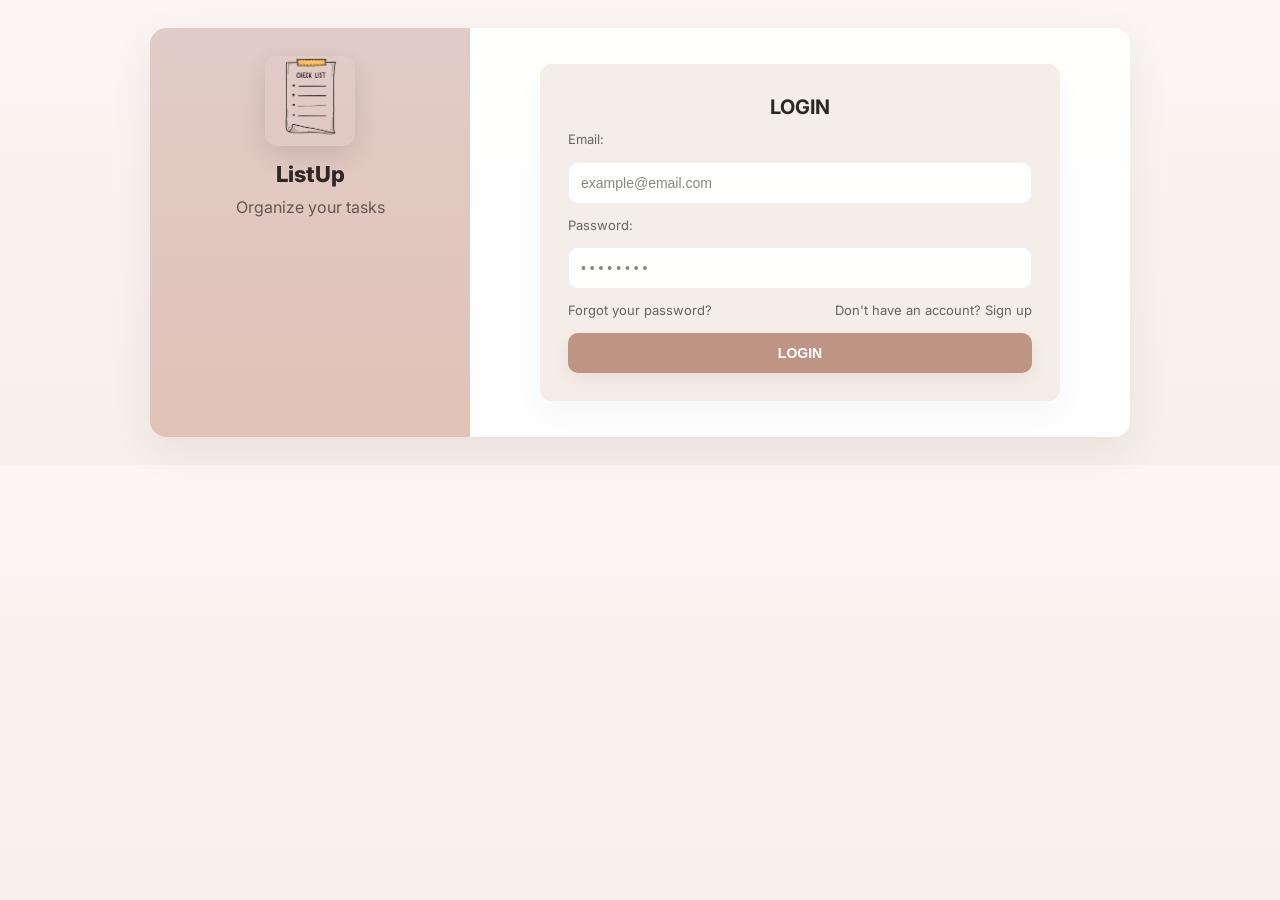
<file: public/index.html>
<!doctype html>
<html lang="es">
<head>
  <meta charset="utf-8" />
  <meta name="viewport" content="width=device-width,initial-scale=1" />
  <title>ListUp - Login</title>

  <!-- Google Fonts connection -->
  <link rel="preconnect" href="https://fonts.googleapis.com">
  <link rel="preconnect" href="https://fonts.gstatic.com" crossorigin>
  <link href="https://fonts.googleapis.com/css2?family=Inter:wght@300;400;600;700;800&display=swap" rel="stylesheet">

  <!-- Favicon -->
  <link rel="icon" type="image/png" href="previews/WhatsApp-Image-2025-09-28-at-11.02.45-PM.ico">

  <!-- CSS specific to the login page -->
  <link rel="stylesheet" href="css/index.css">
</head>
<body>
  <div class="frame">
    <!-- Sidebar with logo and description -->
    <aside class="sidebar">
      <div class="brand">
        <img src="previews/todolist.png" alt="Logo">
        <div>
          <h1>ListUp</h1>
          <p>Organize your tasks</p>
        </div>
      </div>
    </aside>

    <!-- Main area for login -->
    <main class="main">
      <div class="card">
        <h2>LOGIN</h2>

        <!-- Login form -->
        <form id="login-form">
          <!-- Email field -->
          <label for="email">Email:</label>
          <input type="email" id="email" name="email" placeholder="example@email.com" required>

          <!-- Password field -->
          <label for="password">Password:</label>
          <input type="password" id="password" name="password" placeholder="• • • • • • • •" required>

          <!-- Additional links -->
          <div class="links">
            <!-- Link to password recovery -->
            <a href="pages/forgot.html" class="forgot">Forgot your password?</a>
            <!-- Link to sign up -->
            <a href="pages/signup.html" class="register-link">Don't have an account? Sign up</a>
          </div>

          <!-- Button to submit the form -->
          <button type="submit">LOGIN</button>
        </form>
      </div>
    </main>
  </div>

  <!-- Script that contains the authentication logic -->
  <script src="js/auth.js"></script>
</body>
</html>
</file>
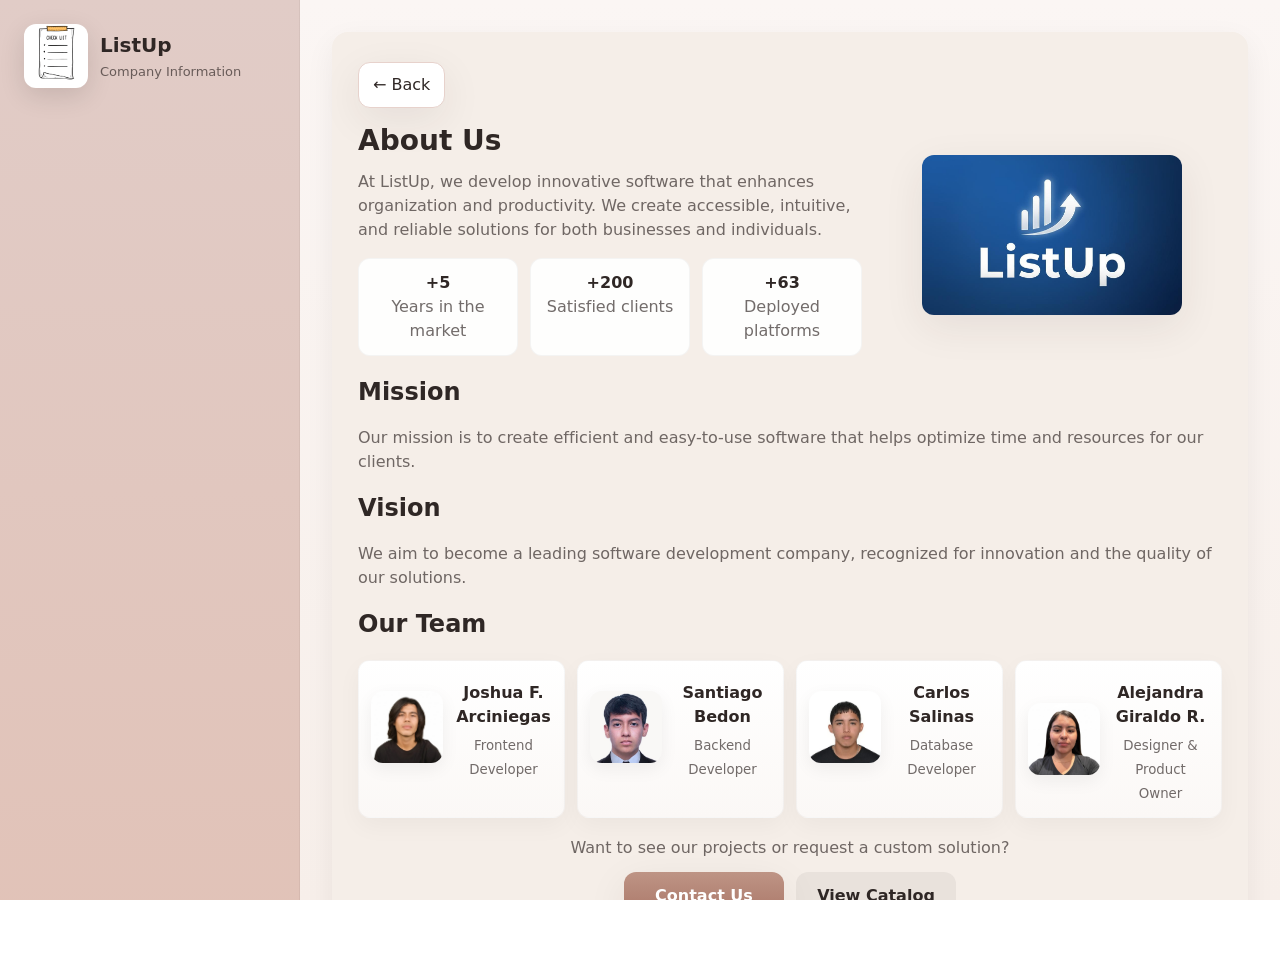
<file: public/pages/aboutus.html>
<!doctype html>
<html lang="es">
<head>
  <meta charset="utf-8">
  <meta name="viewport" content="width=device-width,initial-scale=1">
  <title>About Us — ListUp</title>
  <link rel="stylesheet" href="../css/aboutus.css">
  <link rel="icon" type="image/png" href="../previews/WhatsApp-Image-2025-09-28-at-11.02.45-PM.ico">
</head>
<body>
  <div class="app">

    <!-- Sidebar with brand and company info -->
    <aside class="sidebar" aria-label="Sidebar">
      <a class="brand" href="#">
        <img src="../previews/todolist.png" alt="ListUp Logo"> 
        <div class="brand-text">
          <h1>ListUp</h1>
          <p>Company Information</p>
        </div>
      </a>
    </aside>

    <!-- Main content area -->
    <main class="content">
      <section class="panel" aria-labelledby="sobre">
        
        <!-- Back button -->
        <a class="btn-back" href="tasks.html"> ← Back </a>

        <!-- Hero section with introduction and stats -->
        <header class="hero">
          <div class="text">
            <h1 id="sobre">About Us</h1>
            <p class="muted">
              At ListUp, we develop innovative software that enhances organization and productivity. 
              We create accessible, intuitive, and reliable solutions for both businesses and individuals.
            </p>

            <!-- Company statistics -->
            <div class="stats" role="list">
              <div class="stat" role="listitem">
                <strong>+5</strong>
                <div class="muted">Years in the market</div>
              </div>
              <div class="stat" role="listitem">
                <strong>+200</strong>
                <div class="muted">Satisfied clients</div>
              </div>
              <div class="stat" role="listitem">
                <strong>+63</strong>
                <div class="muted">Deployed platforms</div>
              </div>
            </div>
          </div>

          <!-- Company illustration -->
          <figure aria-hidden="true">
            <img src="../previews/logoempresaa.jpeg" 
                 alt="ListUp Workshop" 
                 style="width:260px;height:160px;object-fit:cover;border-radius:12px;box-shadow:0 12px 40px rgba(46,38,35,.08);">
          </figure>
        </header>

        <!-- Mission, vision, and team description -->
        <article>
          <h2>Mission</h2>
          <p class="muted">
            Our mission is to create efficient and easy-to-use software that helps optimize time and resources for our clients.
          </p>

          <h2 style="margin-top:14px">Vision</h2>
          <p class="muted">
            We aim to become a leading software development company, recognized for innovation and the quality of our solutions.
          </p>

          <h2 style="margin-top:14px">Our Team</h2>
          <div class="team">

            <!-- Team member: Frontend Developer -->
            <div class="card">
              <div style="display:flex;gap:12px;align-items:center">
                <img class="avatar" src="../previews/WhatsApp Image 2025-09-27 at 10.04.28 PM.jpeg" alt="Avatar Joshua">
                <div>
                  <h4>Joshua F. Arciniegas</h4>
                  <small>Frontend Developer</small>
                </div>
              </div>
            </div>

            <!-- Team member: Backend Developer -->
            <div class="card">
              <div style="display:flex;gap:12px;align-items:center">
                <img class="avatar" src="../previews/bedonfoto.jpeg" alt="Avatar Santiago">
                <div>
                  <h4>Santiago Bedon</h4>
                  <small>Backend Developer</small>
                </div>
              </div>
            </div>

            <!-- Team member: Database Developer -->
            <div class="card">
              <div style="display:flex;gap:12px;align-items:center">
                <img class="avatar" src="../previews/salinasfoto.jpeg" alt="Avatar Carlos">
                <div>
                  <h4>Carlos Salinas</h4>
                  <small>Database Developer</small>
                </div>
              </div>
            </div>

            <!-- Team member: Designer & Product Owner -->
            <div class="card">
              <div style="display:flex;gap:12px;align-items:center">
                <img class="avatar" src="../previews/WhatsApp Image 2025-09-27 at 10.18.52 PM.jpeg" alt="Avatar Alejandra">
                <div>
                  <h4>Alejandra Giraldo R.</h4>
                  <small>Designer & Product Owner</small>
                </div>
              </div>
            </div>
          </div>

          <!-- Call to action section -->
          <div class="cta">
            <p class="muted">Want to see our projects or request a custom solution?</p>
            <div class="actions">
              <a class="btn primary">Contact Us</a>
              <a class="btn ghost">View Catalog</a>
            </div>
          </div>
        </article>
      </section>
    </main>
  </div>
</body>
</html>
</file>
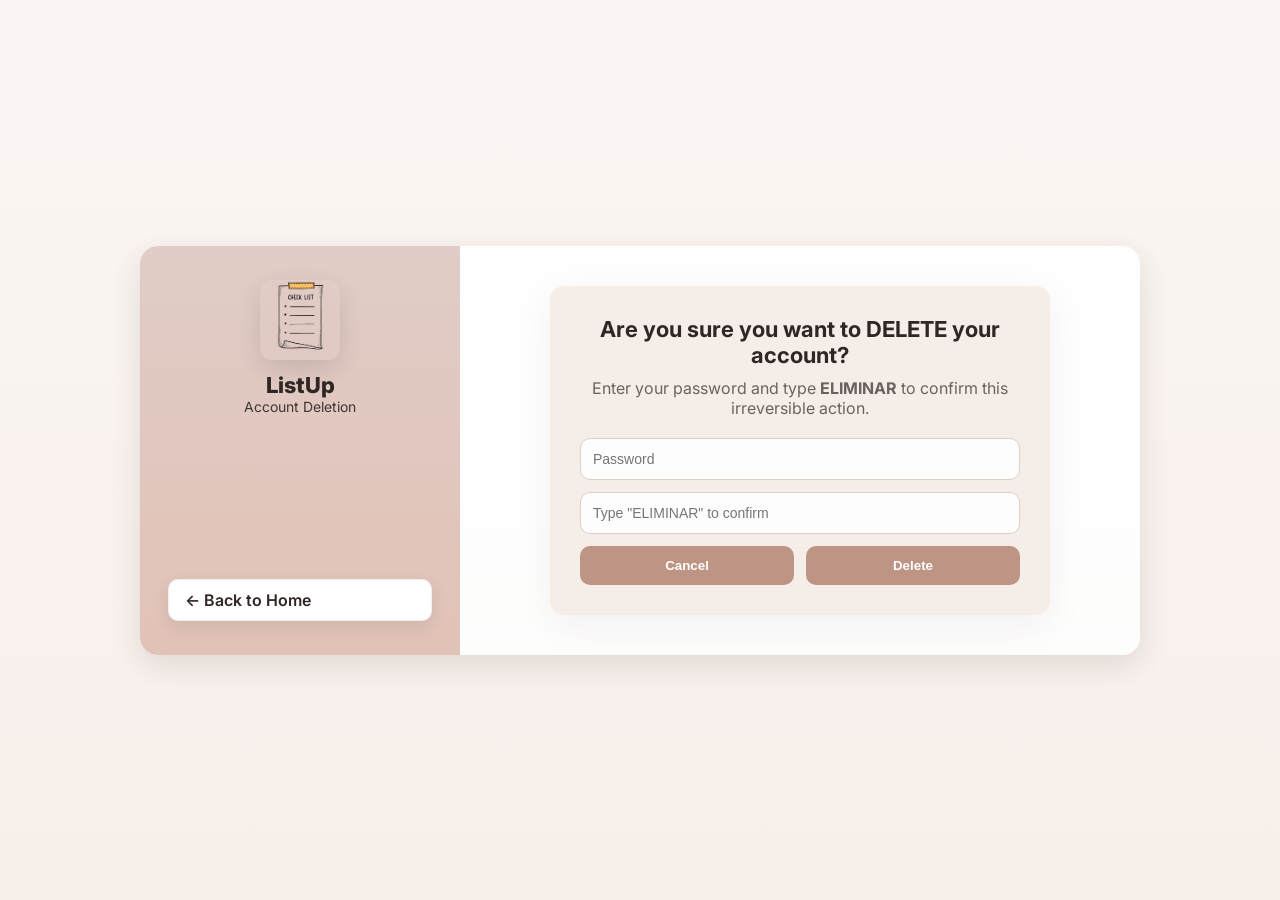
<file: public/pages/deleteaccount.html>
<!doctype html>
<html lang="es">
<head>
  <meta charset="utf-8" />
  <meta name="viewport" content="width=device-width,initial-scale=1" />
  <title>Delete Account — ListUp</title>

  <!-- Google Fonts connection -->
  <link rel="preconnect" href="https://fonts.googleapis.com">
  <link rel="preconnect" href="https://fonts.gstatic.com" crossorigin>
  <link href="https://fonts.googleapis.com/css2?family=Inter:wght@300;400;600;700;800&display=swap" rel="stylesheet">

  <!-- Favicon -->
  <link rel="icon" type="image/png" href="../previews/WhatsApp-Image-2025-09-28-at-11.02.45-PM.ico">

  <!-- Page-specific CSS -->
  <link rel="stylesheet" href="../css/deleteaccount.css">
</head>
<body>
  <div class="frame">

    <!-- Sidebar with logo, description, and back button -->
    <aside class="sidebar">
      <div class="brand">
        <img src="../previews/todolist.png" alt="Company Logo">
        <div>
          <h1>ListUp</h1>
          <p>Account Deletion</p>
        </div>
      </div>

      <!-- Back button to return to tasks page -->
      <a href="tasks.html" class="btn-back">← Back to Home</a>
    </aside>

    <!-- Main area containing the delete account form -->
    <main class="main">
      <div class="card">
        <h2>Are you sure you want to DELETE your account?</h2>
        <p>Enter your password and type <strong>ELIMINAR</strong> to confirm this irreversible action.</p>

        <!-- Input fields -->
        <input type="password" placeholder="Password" id="password">
        <input type="text" placeholder='Type "ELIMINAR" to confirm' id="confirmText">

        <!-- Action buttons -->
        <div class="buttons">
          <!-- Cancel button redirects to profile page -->
          <button class="btn cancel" onclick="window.location.href='profile.html'">Cancel</button>
          <!-- Delete button triggers deleteAccount() function -->
          <button class="btn delete" onclick="deleteAccount()">Delete</button>
        </div>
      </div>
    </main>
  </div>

  <!-- Success modal displayed after account deletion -->
  <div id="successModal" class="modal">
    <div class="modal-content">
      <h3>ACCOUNT DELETED</h3>
      <p>Your account has been successfully deleted.</p>
      <!-- Button to close modal and redirect -->
      <button onclick="closeModal()">Close</button>
    </div>
  </div>

  <!-- Script with account deletion logic -->
  <script src="../js/deleteaccount.js"></script>
</body>
</html>
</file>
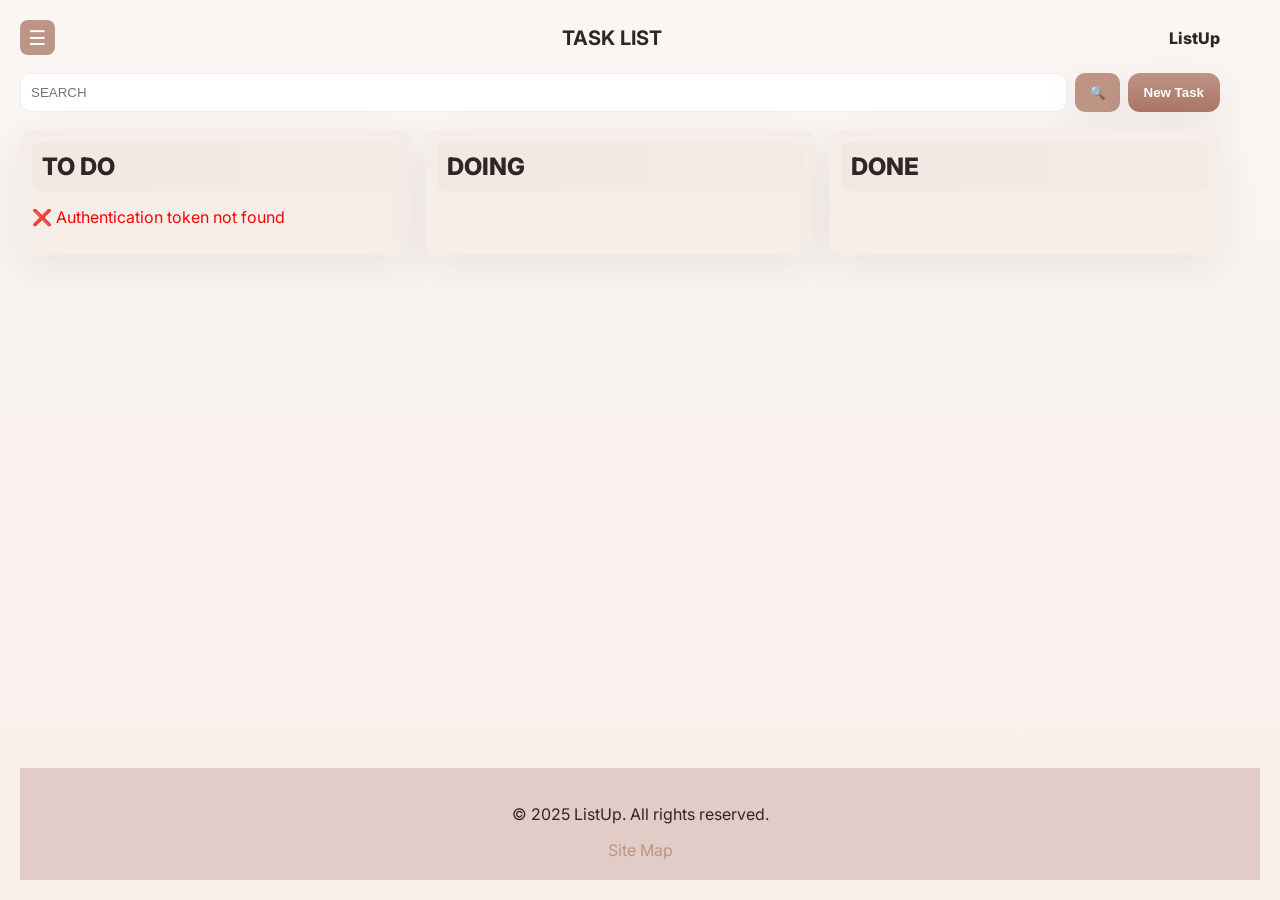
<file: public/pages/editasks.html>
<!doctype html>
<html lang="es">
<head>
  <meta charset="utf-8" />
  <meta name="viewport" content="width=device-width,initial-scale=1" />
  <title>Edit Task — ListUp</title>

  <!-- Google Fonts connection -->
  <link rel="preconnect" href="https://fonts.googleapis.com">
  <link rel="preconnect" href="https://fonts.gstatic.com" crossorigin>
  <link href="https://fonts.googleapis.com/css2?family=Inter:wght@300;400;600;700;800&display=swap" rel="stylesheet">

  <!-- Favicon -->
  <link rel="icon" type="image/png" href="../previews/WhatsApp-Image-2025-09-28-at-11.02.45-PM.ico">

  <!-- Page-specific CSS -->
  <link rel="stylesheet" href="../css/editask.css">
</head>
<body>
  <div class="frame">

    <!-- Sidebar with logo and description -->
    <aside class="sidebar">
      <div class="brand">
        <img src="../previews/todolist.png" alt="ListUp Logo">
        <div>
          <h1>ListUp</h1>
          <p>Task Editing</p>
        </div>
      </div>
      <!-- Back button to return to task list -->
      <a href="tasks.html" class="btn-back">← Back to Home</a>
    </aside>

    <!-- Main section for editing the task -->
    <main class="main">
      <div class="card">
        <h2>EDIT TASK</h2>

        <!-- Edit task form -->
        <form id="formEditarTarea">

          <!-- Task title field -->
          <label for="titulo">Title:</label>
          <input type="text" id="titulo" name="titulo" required value="Tarea ejemplo">

          <!-- Task detail field -->
          <label for="detalle">Detail:</label>
          <input type="text" id="detalle" name="detalle" required value="Detalle de ejemplo">

          <!-- Task date field -->
          <label for="fecha">Date:</label>
          <input type="date" id="fecha" name="fecha" required value="2025-09-12">

          <!-- Task time field -->
          <label for="hora">Time:</label>
          <input type="time" id="hora" name="hora" required value="12:00">

          <!-- Task status field -->
          <label for="estado">Status:</label>
          <select id="estado" name="estado" required>
            <option value="Por hacer">To Do</option>
            <option value="Haciendo" selected>In Progress</option>
            <option value="Hecho">Done</option>
          </select>

          <!-- Submit button to save changes -->
          <button type="submit" class="btn-guardar">UPDATE</button>
        </form>
      </div>
    </main>
  </div>

  <!-- Script handling task editing logic -->
  <script src="../js/editasks.js"></script>
</body>
</html>
</file>
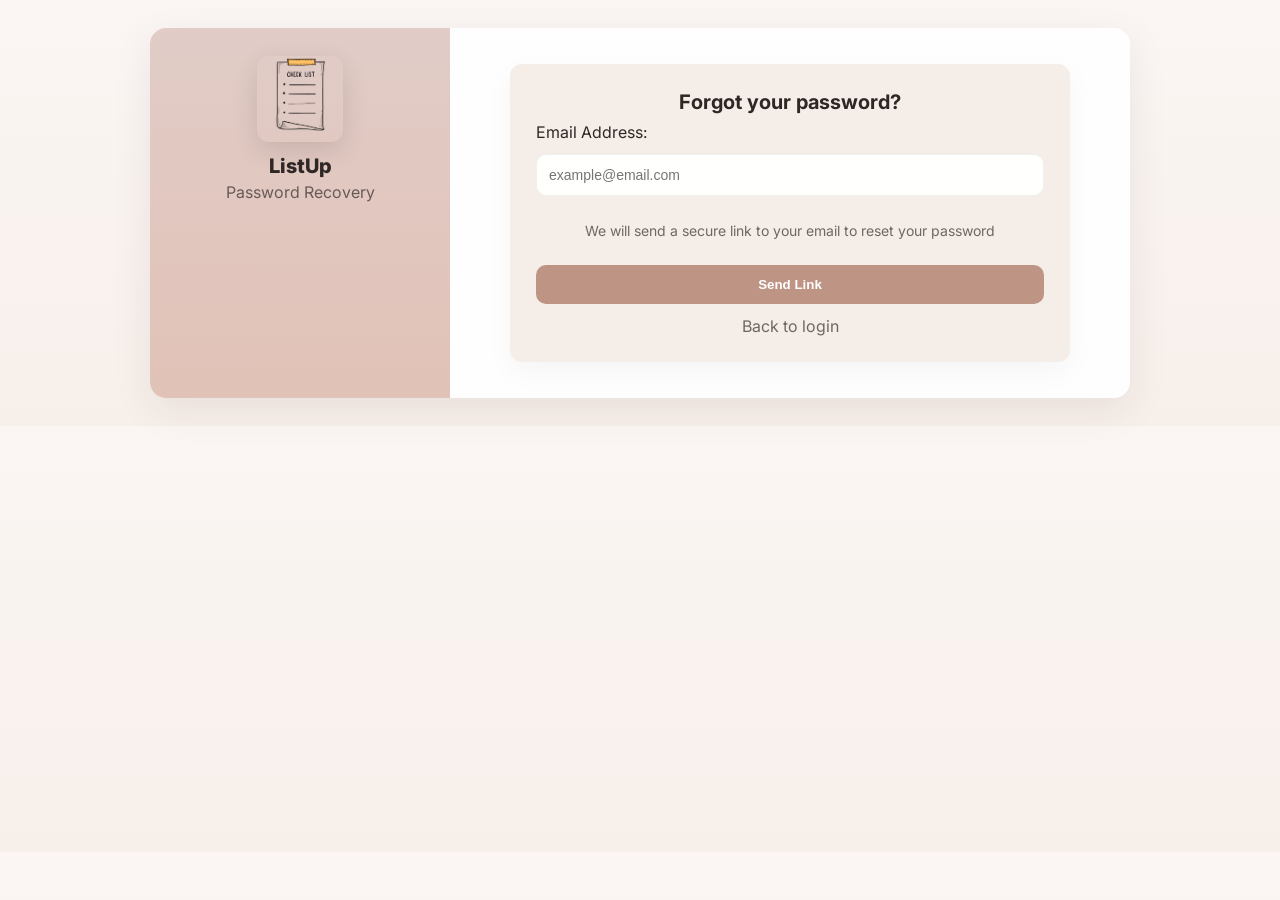
<file: public/pages/forgot.html>
<!doctype html>
<html lang="es">
<head>
  <meta charset="utf-8" />
  <meta name="viewport" content="width=device-width,initial-scale=1" />
  <title>Password Recovery — ListUp</title>

  <!-- Google Fonts connection -->
  <link rel="preconnect" href="https://fonts.googleapis.com">
  <link rel="preconnect" href="https://fonts.gstatic.com" crossorigin>
  <link href="https://fonts.googleapis.com/css2?family=Inter:wght@300;400;600;700;800&display=swap" rel="stylesheet">

  <!-- Favicon -->
  <link rel="icon" type="image/png" href="../previews/WhatsApp-Image-2025-09-28-at-11.02.45-PM.ico">

  <!-- Page-specific CSS -->
  <link rel="stylesheet" href="../css/forgot.css">
</head>
<body>
  <div class="frame">

    <!-- Sidebar with logo and description -->
    <aside class="sidebar">
      <div class="brand">
        <img src="../previews/todolist.png" alt="ListUp Logo">
        <div>
          <h1>ListUp</h1>
          <p>Password Recovery</p>
        </div>
      </div>
    </aside>

    <!-- Main section for password recovery -->
    <main class="main">
      <div class="card">
        <h2>Forgot your password?</h2>

        <!-- Form to request password recovery -->
        <form id="forgotForm">

          <!-- Email label and input field -->
          <label for="email" style="width:100%;text-align:left">Email Address:</label>
          <input type="email" id="email" placeholder="example@email.com" required>

          <!-- Info text explaining the recovery process -->
          <p class="info-text">We will send a secure link to your email to reset your password</p>

          <!-- Submit button to send recovery request -->
          <button type="submit">Send Link</button>
        </form>

        <!-- Link to go back to login page -->
        <a href="../index.html" class="back-login">Back to login</a>
      </div>
    </main>
  </div>

  <!-- Script containing password recovery logic -->
  <script src="../js/resetp.js"></script>
</body>
</html>
</file>
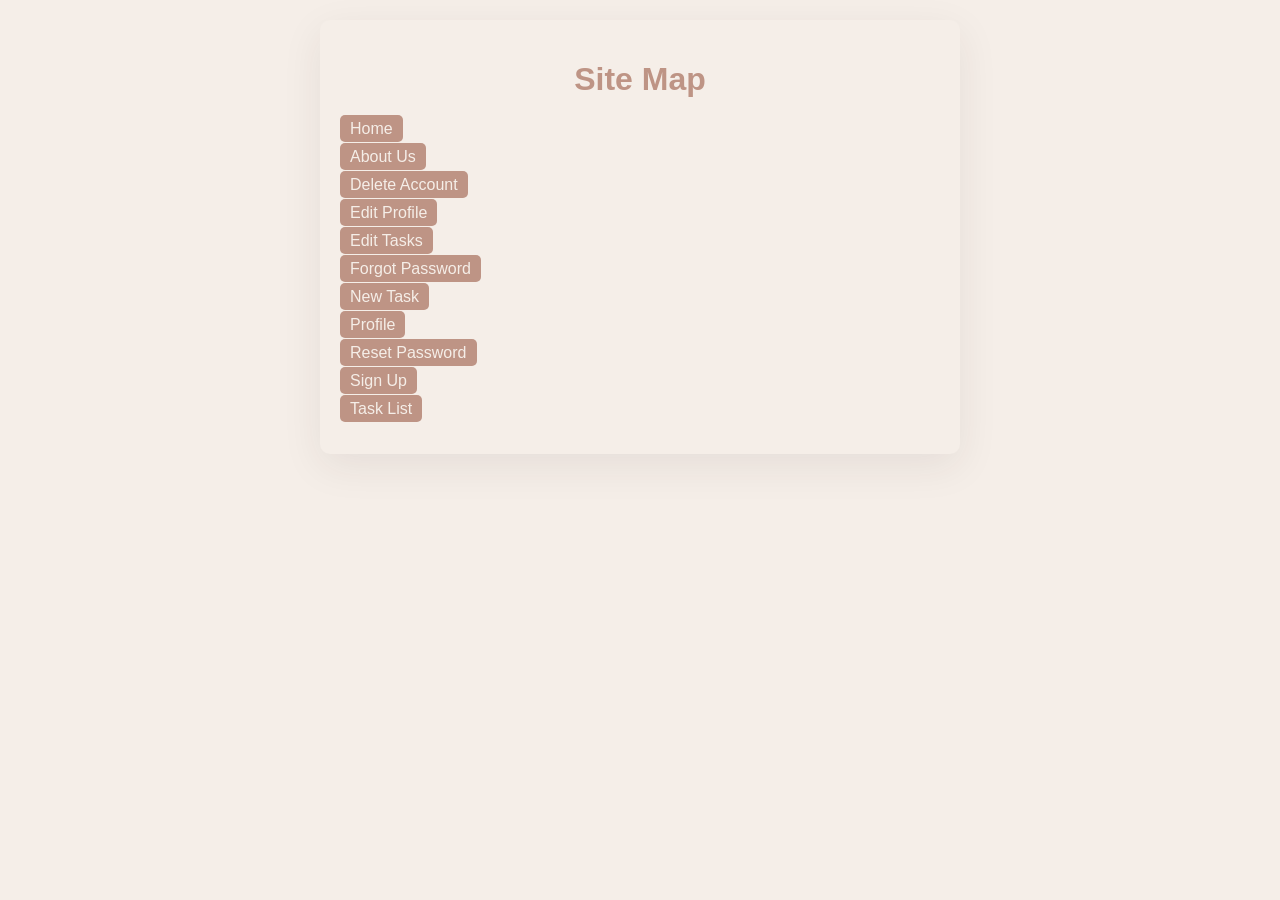
<file: public/pages/map.html>
<!DOCTYPE html>
<html lang="es">
<head>
  <meta charset="UTF-8">
  <meta name="viewport" content="width=device-width, initial-scale=1.0">
  <title>Site Map — ListUp</title>

  <!-- Page-specific CSS -->
  <link rel="stylesheet" href="../css/map.css">

  <!-- Favicon -->
  <link rel="icon" type="image/png" href="../previews/WhatsApp-Image-2025-09-28-at-11.02.45-PM.ico">
</head>
<body>
  <div class="container">
    <!-- Main heading -->
    <h1>Site Map</h1>

    <!-- Navigation list with links to all main pages -->
    <ul>
      <li><a href="../index.html">Home</a></li>
      <li><a href="aboutus.html">About Us</a></li>
      <li><a href="deleteaccount.html">Delete Account</a></li>
      <li><a href="editprofile.html">Edit Profile</a></li>
      <li><a href="editasks.html">Edit Tasks</a></li>
      <li><a href="forgot.html">Forgot Password</a></li>
      <li><a href="newtask.html">New Task</a></li>
      <li><a href="profile.html">Profile</a></li>
      <li><a href="resetp.html">Reset Password</a></li>
      <li><a href="signup.html">Sign Up</a></li>
      <li><a href="tasks.html">Task List</a></li>
    </ul>
  </div>
</body>
</html>
</file>
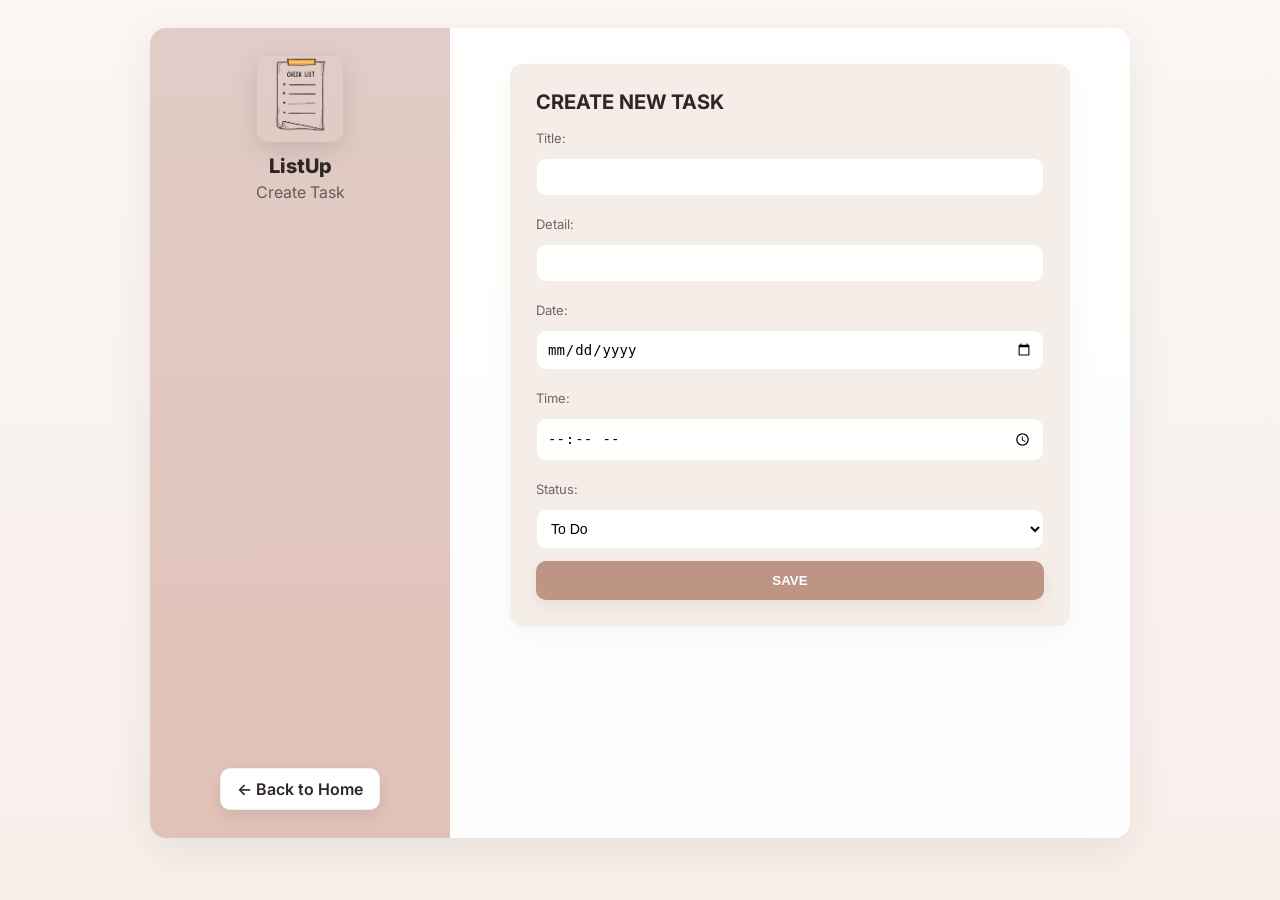
<file: public/pages/newtask.html>
<!doctype html>
<html lang="es">
<head>
  <meta charset="utf-8" />
  <meta name="viewport" content="width=device-width,initial-scale=1" />
  <title>Create New Task — ListUp</title>

  <!-- Google Fonts connection -->
  <link rel="preconnect" href="https://fonts.googleapis.com">
  <link rel="preconnect" href="https://fonts.gstatic.com" crossorigin>
  <link href="https://fonts.googleapis.com/css2?family=Inter:wght@300;400;600;700;800&display=swap" rel="stylesheet">

  <!-- Favicon -->
  <link rel="icon" type="image/png" href="../previews/WhatsApp-Image-2025-09-28-at-11.02.45-PM.ico">

  <!-- Page-specific CSS -->
  <link rel="stylesheet" href="../css/newtask.css">
</head>
<body>
  <div class="frame">
    <!-- Sidebar with logo and description -->
    <aside class="sidebar">
      <div class="brand">
        <img src="../previews/todolist.png" alt="ListUp Logo">
        <div>
          <h1>ListUp</h1>
          <p>Create Task</p>
        </div>
      </div>
      <!-- Back button redirects to task list -->
      <a href="tasks.html" class="btn-back">← Back to Home</a>
    </aside>

    <!-- Main area for creating a new task -->
    <main class="main">
      <div class="card">
        <h2>CREATE NEW TASK</h2>

        <!-- Task creation form -->
        <form id="formTarea">
          <!-- Task title field -->
          <label for="titulo">Title:</label>
          <input type="text" id="titulo" name="title" required>

          <!-- Task detail field -->
          <label for="detalle">Detail:</label>
          <input type="text" id="detalle" name="detail" required>

          <!-- Task date field -->
          <label for="fecha">Date:</label>
          <input type="date" id="fecha" name="date" required>

          <!-- Task time field -->
          <label for="hora">Time:</label>
          <input type="time" id="hora" name="time" required>

          <!-- Task status field -->
          <label for="estado">Status:</label>
          <select id="estado" name="status" required>
            <option value="Por hacer">To Do</option>
            <option value="Haciendo">In Progress</option>
            <option value="Hecho">Done</option>
          </select>

          <!-- Submit button to save the task -->
          <button type="submit" class="btn-guardar">SAVE</button>
        </form>
      </div>
    </main>
  </div>

  <!-- Script containing task creation logic -->
  <script src="../js/tasks.js"></script>
</body>
</html>
</file>
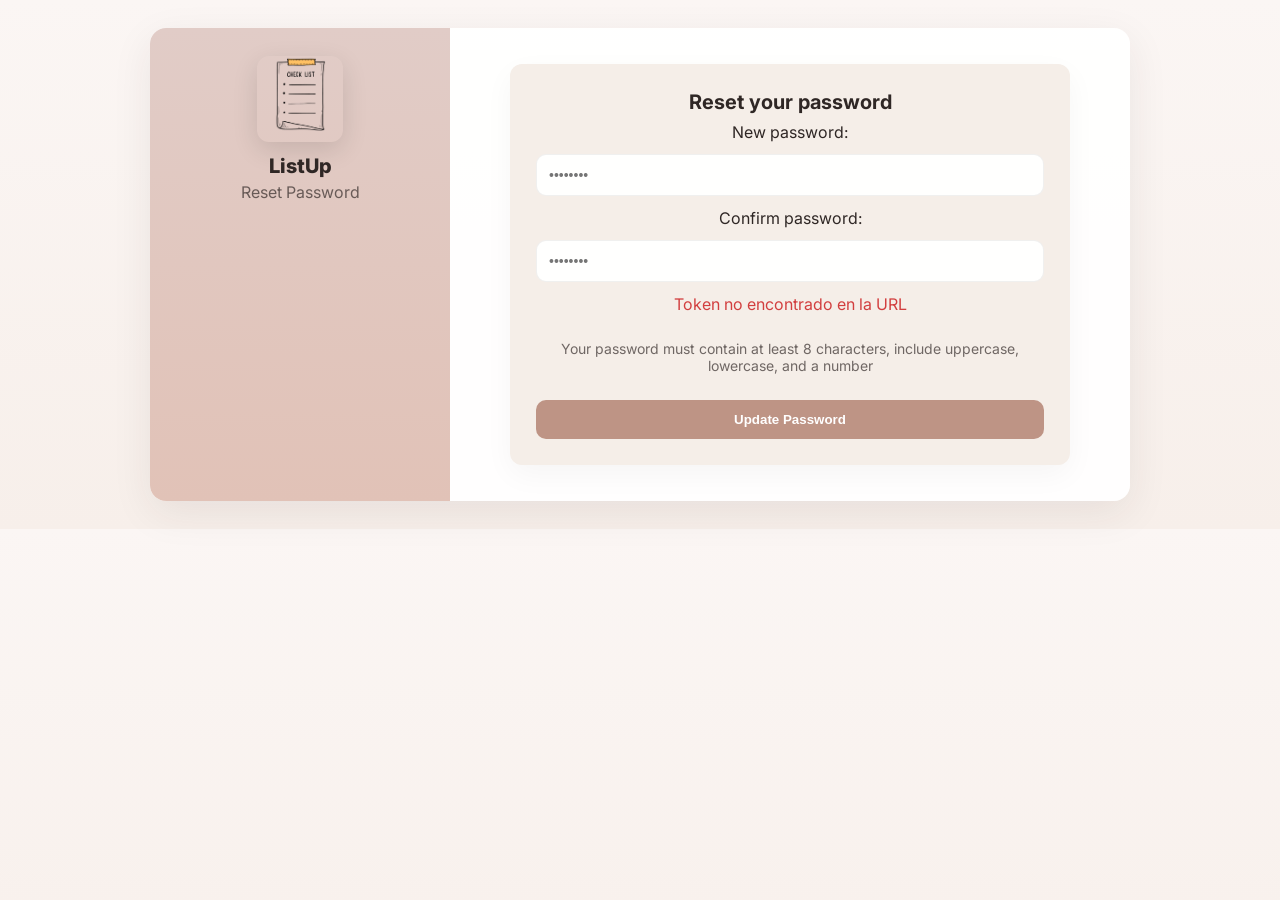
<file: public/pages/resetp.html>
<!doctype html>
<html lang="es">
<head>
  <meta charset="utf-8" />
  <meta name="viewport" content="width=device-width,initial-scale=1" />
  <title>Reset Password — ListUp</title>

  <!-- Google Fonts connection -->
  <link rel="preconnect" href="https://fonts.googleapis.com">
  <link rel="preconnect" href="https://fonts.gstatic.com" crossorigin>
  <link href="https://fonts.googleapis.com/css2?family=Inter:wght@300;400;600;700;800&display=swap" rel="stylesheet">

  <!-- Favicon -->
  <link rel="icon" type="image/png" href="../previews/WhatsApp-Image-2025-09-28-at-11.02.45-PM.ico">

  <!-- CSS specific to password reset page -->
  <link rel="stylesheet" href="../css/resetp.css">
</head>
<body>
  <div class="frame">
    <!-- Sidebar with logo and description -->
    <aside class="sidebar">
      <div class="brand">
        <img src="../previews/todolist.png" alt="ListUp Logo">
        <div>
          <h1>ListUp</h1>
          <p>Reset Password</p>
        </div>
      </div>    
    </aside>

    <!-- Main area for resetting the password -->
    <main class="main">
      <div class="card">
        <h2>Reset your password</h2>

        <!-- Form to input the new password -->
        <form id="resetForm">
          <!-- Input field for the new password -->
          <label for="new-password">New password:</label>
          <input type="password" id="new-password" placeholder="••••••••" required>

          <!-- Input field to confirm the new password -->
          <label for="confirm-password">Confirm password:</label>
          <input type="password" id="confirm-password" placeholder="••••••••" required>

          <!-- Error message displayed if passwords do not match -->
          <p id="error-message" class="error-message">Passwords do not match</p>

          <!-- Additional information about password requirements -->
          <p class="info-text">Your password must contain at least 8 characters, include uppercase, lowercase, and a number</p>

          <!-- Submit button to update the password -->
          <button type="submit">Update Password</button>
        </form>
      </div>
    </main>
  </div>

  <!-- Script containing the validation and password reset logic -->
  <script src="../js/resetp.js"></script>
</body>
</html>
</file>
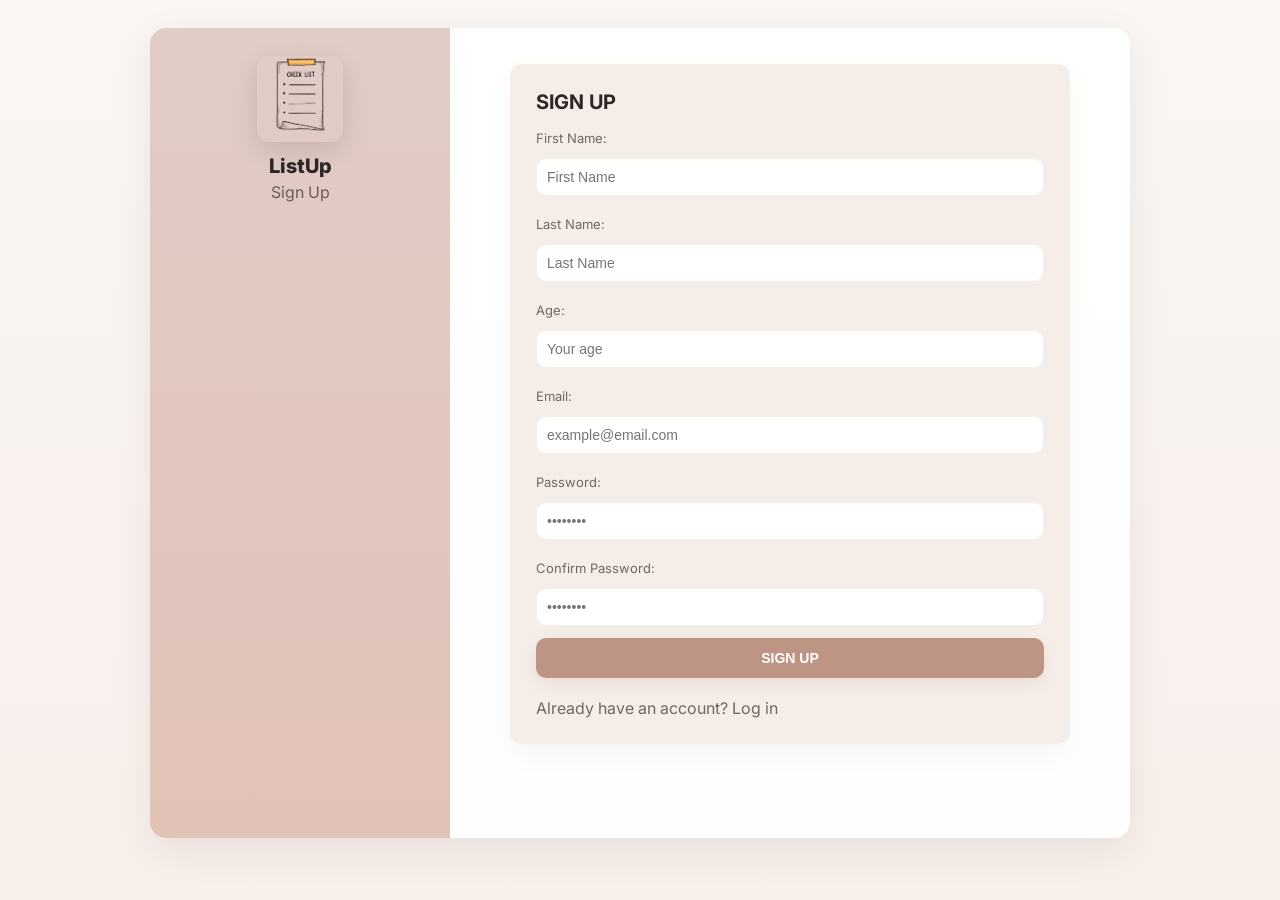
<file: public/pages/signup.html>
<!doctype html>
<html lang="es">
<head>
  <meta charset="utf-8" />
  <meta name="viewport" content="width=device-width,initial-scale=1" />
  <title>Sign Up — ListUp</title>

  <!-- Google Fonts connection -->
  <link rel="preconnect" href="https://fonts.googleapis.com">
  <link rel="preconnect" href="https://fonts.gstatic.com" crossorigin>
  <link href="https://fonts.googleapis.com/css2?family=Inter:wght@300;400;600;700;800&display=swap" rel="stylesheet">

  <!-- Favicon -->
  <link rel="icon" type="image/png" href="../previews/WhatsApp-Image-2025-09-28-at-11.02.45-PM.ico">

  <!-- CSS specific to the sign-up page -->
  <link rel="stylesheet" href="../css/signup.css">
</head>
<body>
  <div class="frame">
    <!-- Sidebar with logo and description -->
    <aside class="sidebar">
      <div class="brand">
        <img src="../previews/todolist.png" alt="ListUp Logo">
        <div>
          <h1>ListUp</h1>
          <p>Sign Up</p>
        </div>
      </div>
    </aside>

    <!-- Main area for user registration -->
    <main class="main">
      <div class="card">
        <h2>SIGN UP</h2>

        <!-- Registration form -->
        <form id="sign-up">
          <!-- First name input -->
          <label for="name">First Name:</label>
          <input type="text" id="name" name="firstName" placeholder="First Name" required>

          <!-- Last name input -->
          <label for="lastname">Last Name:</label>
          <input type="text" id="lastname" name="lastName" placeholder="Last Name" required>

          <!-- Age input -->
          <label for="age">Age:</label>
          <input type="number" id="age" name="age" min="13" placeholder="Your age" required>

          <!-- Email input -->
          <label for="email">Email:</label>
          <input type="email" id="email" name="email" placeholder="example@email.com" required>

          <!-- Password input -->
          <label for="password">Password:</label>
          <input type="password" id="password" name="password" placeholder="••••••••" required>

          <!-- Confirm password input -->
          <label for="confirm-password">Confirm Password:</label>
          <input type="password" id="confirm-password" name="confirmPassword" placeholder="••••••••" required>

          <!-- Submit button -->
          <button type="submit">SIGN UP</button>

          <!-- Link to go back to login if the user already has an account -->
          <a href="../index.html" class="back-login">Already have an account? Log in</a>
        </form>
      </div>
    </main>
  </div>

  <!-- Script that contains the registration logic and validations -->
  <script src="../js/auth.js"></script>
</body>
</html>
</file>
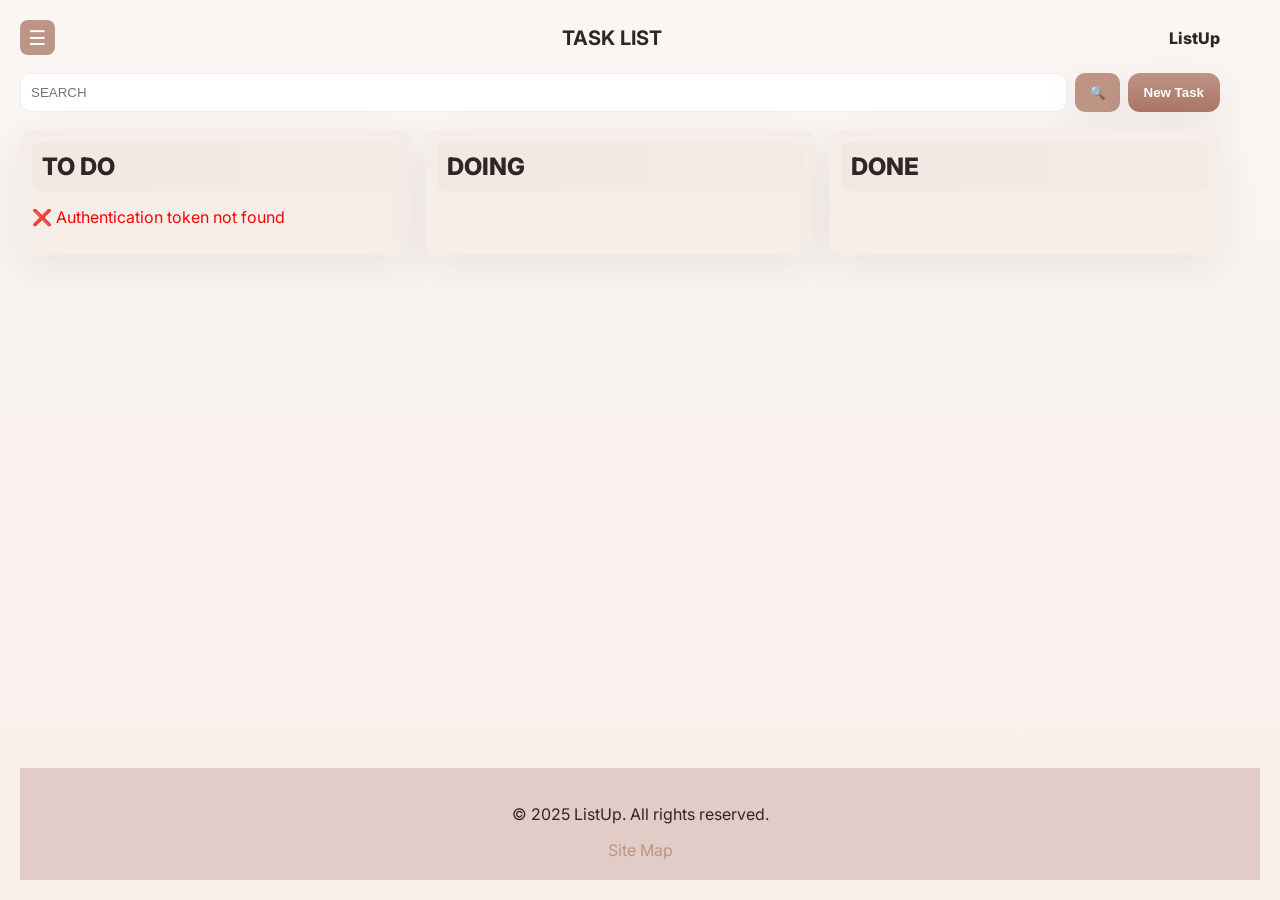
<file: public/pages/tasks.html>
<!doctype html>
<html lang="es">
<head>
  <meta charset="utf-8" />
  <meta name="viewport" content="width=device-width,initial-scale=1" />
  <title>Task List - Kanban — ListUp</title>

  <!-- Google Fonts connection -->
  <link rel="preconnect" href="https://fonts.googleapis.com">
  <link rel="preconnect" href="https://fonts.gstatic.com" crossorigin>
  <link href="https://fonts.googleapis.com/css2?family=Inter:wght@300;400;600;700;800&display=swap" rel="stylesheet">

  <!-- Favicon -->
  <link rel="icon" type="image/png" href="../previews/WhatsApp-Image-2025-09-28-at-11.02.45-PM.ico">

  <!-- CSS specific to the tasks page -->
  <link rel="stylesheet" href="../css/tasks.css">
</head>
<body>
  <div class="container">

    <!-- Page header -->
    <header class="header">
      <div class="header-left">
        <!-- Hamburger button -->
        <span class="hamburger" id="hamburger">☰</span>

        <!-- Sidebar menu -->
        <nav class="side-menu" id="sideMenu">
          <!-- Close button -->
          <button class="close-btn" id="closeBtn">✖</button>
          <ul>
            <li><a href="#" onclick="goToProfile()">Profile</a></li>
            <li><a href="#" onclick="goToAboutUs()">About us</a></li>
            <li><a href="#" onclick="goToDeleteAccount()">Delete account</a></li>
            <li><a href="#" id="logout-btn">Log out</a></li>
          </ul>

          <!-- Real-time clock -->
          <div class="clock" id="clock"></div>
        </nav>
      </div>

      <!-- Page title -->
      <h1 class="title">TASK LIST</h1>    

      <!-- Application logo -->
      <div class="logo">
        <span class="logo-text" style="font-weight:800">ListUp</span>
      </div>
    </header>

    <!-- Search bar -->
    <div class="search-container">
      <input type="text" id="searchInput" placeholder="SEARCH" class="search-input">
      <button class="btn-buscar">🔍</button>
      <button class="btn-crear" href="#" onclick="goToCreateTask()">New Task</button>
    </div>

    <!-- Kanban board with three columns -->
    <div class="kanban-board">
      <!-- To Do column -->
      <div class="column">
        <h2 class="column-header todo-header">TO DO</h2>
        <div class="column-content" id="todo-column">
          <!-- "To Do" tasks will be dynamically added here by task.js -->
        </div>
      </div>

      <!-- Doing column -->
      <div class="column">
        <h2 class="column-header doing-header">DOING</h2>
        <div class="column-content" id="doing-column">
          <!-- "Doing" tasks will be dynamically added here by task.js -->
        </div>
      </div>

      <!-- Done column -->
      <div class="column">
        <h2 class="column-header done-header">DONE</h2>
        <div class="column-content" id="done-column">
          <!-- "Done" tasks will be dynamically added here by task.js -->
        </div>
      </div>
    </div>
  </div>

  <!-- Modal to confirm task deletion -->
  <div id="miModal" class="modal">
    <div class="modal-content">
      <p>Are you sure you want to delete this task?</p>
      <button id="cancelar">Cancel</button>
      <button id="confirmar">Delete</button>
    </div>
  </div>

  <!-- Footer with site map -->
  <footer>
    <div class="footer-content">
      <p>&copy; 2025 ListUp. All rights reserved.</p>
      <nav class="footer-nav">
        <a href="map.html">Site Map</a> 
      </nav>
    </div>
  </footer>

  <!-- Script that handles dynamic task loading, deletion and events -->
  <script src="../js/task.js"></script>
  <!-- Script that handles redirection and logout functionality -->
  <script src="../js/auth.js"></script>
</body>
</html>
</file>
<file: public/css/index.css>
/* =============================
   GLOBAL VARIABLES
   ============================= */
:root{
  /* Color palette */
  --cherish:#E1CCC7;       /* Sidebar main color */
  --rosegold:#BE9485;      /* Primary color for buttons and accents */
  --nude-blush:#E1C2B7;    /* Sidebar secondary color */
  --bridal-white:#F5EEE8;  /* Card background color */

  /* Text colors */
  --text:#2f2725;               /* Main text color */
  --muted:rgba(47,39,37,0.7);   /* Secondary / muted text */

  /* General shadow */
  --shadow:0 12px 40px rgba(46,38,35,0.08);

  /* Global states */
  --hover-brightness:1.05;
  --active-scale:0.97;
  --focus-ring:0 0 0 2px rgba(190,148,133,0.25);
}

/* =============================
   RESET & GENERAL SETTINGS
   ============================= */
*{box-sizing:border-box}

body{
  margin:0;
  font-family:'Inter',system-ui,-apple-system,'Segoe UI',Roboto;
  background:linear-gradient(180deg,#fbf6f4 0%,#f7efea 100%);
  color:var(--text);
  display:flex;
  align-items:center;
  justify-content:center;
  padding:28px;
  line-height:1.5; /* Improves readability */
}

/* =============================
   MAIN CONTAINER
   ============================= */
.frame{
  width:980px;
  max-width:96vw;
  border-radius:16px;
  overflow:hidden;
  display:grid;
  grid-template-columns:320px 1fr;
  box-shadow:var(--shadow);
  background:rgba(255,255,255,0.96);
}

/* =============================
   SIDEBAR
   ============================= */
.sidebar{
  padding:28px;
  background:linear-gradient(180deg,var(--cherish),var(--nude-blush));
  display:flex;
  flex-direction:column;
  align-items:center;
  gap:12px;
  text-align:center;
}

/* =============================
   BRAND (Logo & name)
   ============================= */
.brand {
    display: flex;
    flex-direction: column;
    align-items: center;
    text-align: center;
    gap: 12px;
}

.brand img{
  width:90px;
  height:90px;
  border-radius:12px;
  object-fit:contain;
  box-shadow:0 8px 26px rgba(0,0,0,0.12);
}

.brand h1{
  margin:0;
  font-size:22px;
  font-weight:800;
}

.brand p{
  margin:4px 0 0 0;
  color:var(--muted);
}

/* =============================
   MAIN AREA
   ============================= */
.main{
  padding:36px;
  display:flex;
  align-items:center;
  justify-content:center;
}

/* =============================
   MAIN CARD
   ============================= */
.card{
  width:100%;
  max-width:520px;
  background:var(--bridal-white);
  border-radius:12px;
  padding:28px;
  box-shadow:0 10px 30px rgba(0,0,0,0.04);
  text-align:center;
}

/* Headings */
h2{
  margin:0 0 8px 0;
  font-size:20px;
}

/* =============================
   FORM
   ============================= */
form{
  display:flex;
  flex-direction:column;
  gap:12px;
  align-items:stretch;
}

label{
  font-size:13px;
  color:var(--muted);
  text-align:left;
}

/* Generic inputs */
input, textarea, select {
  width:100%;
  padding:12px;
  border-radius:10px;
  border:1px solid rgba(0,0,0,0.06);
  background:rgba(255,255,255,0.95);
  font-size:14px;
}

/* 🔹 Focus states */
input:focus, textarea:focus, select:focus {
  border-color: var(--rosegold);
  box-shadow: var(--focus-ring);
  outline: none;
}

/* 🔹 Placeholders */
::placeholder {
  color: var(--muted);
  opacity: 0.8;
}

/* Links inside the form */
.links{
  display:flex;
  justify-content:space-between;
  gap:8px;
  flex-wrap:wrap;
}

.links a{
  font-size:13px;
  color:var(--muted);
  text-decoration:none;
}

/* =============================
   BUTTONS
   ============================= */
button, .btn {
  padding:12px;
  border-radius:10px;
  font-weight:600;
  cursor:pointer;
  transition:all 0.2s ease;
  border:none;
}

/* 🔹 Primary button (e.g. "LOGIN") */
button[type="submit"], .btn-primary {
  width: 100%;
  padding: 12px;
  border-radius: 10px;
  border: none;
  background: var(--rosegold);
  color: white;
  font-weight: 700;
  cursor: pointer;
  transition: all 0.25s ease;
  box-shadow: 0 6px 18px rgba(190,148,133,0.18);
  font-size: 14px;
}

/* Hover → raised effect */
button[type="submit"]:hover, .btn-primary:hover {
  background-color: #a9786a;
  transform: translateY(-2px);
  box-shadow: 0 10px 22px rgba(190,148,133,0.28);
}

/* Active → pressed effect */
button[type="submit"]:active, .btn-primary:active {
  background-color: #8c5f53;
  transform: translateY(1px) scale(0.97);
  box-shadow: 0 4px 12px rgba(190,148,133,0.22);
}

/* Focus → focus ring */
button[type="submit"]:focus, .btn-primary:focus {
  outline: none;
  box-shadow: 0 0 0 3px rgba(190,148,133,0.4);
}

/* 🔹 Secondary button */
.btn-secondary {
  background: var(--cherish);
  color: var(--text);
}

/* 🔹 Danger button (e.g. delete) */
.btn-danger {
  background:#d9534f;
  color:white;
}

/* Consistent hover/active states */
button:hover, .btn:hover {
  filter:brightness(var(--hover-brightness));
  box-shadow:0 4px 12px rgba(0,0,0,0.1);
}
button:active, .btn:active {
  transform:scale(var(--active-scale));
}

/* 🔹 Buttons with icons */
button i, .btn i {
  margin-right:6px;
}

/* =============================
   MESSAGES (Errors, success, warnings)
   ============================= */
.message {
  font-size: 13px;
  margin-top: 6px;
}
.message.error { color: #d9534f; }
.message.success { color: #28a745; }
.message.warning { color: #ff9800; }

/* 🔹 Helper text */
.help-text {
  font-size: 12px;
  color: var(--muted);
  margin-top: -6px;
}

/* =============================
   RESPONSIVE
   ============================= */
@media(max-width:800px){
  .frame{
    grid-template-columns:1fr;
  }
  .sidebar{
    flex-direction:row;
    justify-content:space-between;
    padding:16px;
  }
  .brand{
    flex-direction:row;
    gap:12px;
  }
  .main{
    padding:20px;
  }
}
</file>
<file: public/css/aboutus.css>
/* ==================================================
   ListUp Design System (Unified)
   Description:
   Centralized CSS design system defining global
   variables, layout, components, and responsive
   behavior for the application.
   ================================================== */

/* ================================
   Color Palette and Global Tokens
   ================================ */
:root{
  --cherish:#E1CCC7;       /* Light pinkish beige */
  --rosegold:#BE9485;      /* Rose gold accent color */
  --nude-blush:#E1C2B7;    /* Soft blush tone */
  --bridal-white:#F5EEE8;  /* Warm off-white */
  --text:#2f2725;          /* Primary text color */
  --muted:rgba(47,39,37,0.68); /* Muted/secondary text */
  --shadow:0 12px 40px rgba(46,38,35,0.08); /* Global shadow */
}

/* Reset and global defaults */
*{box-sizing:border-box}
html,body{height:100%}
body{
  margin:0;
  font-family:'Inter',system-ui,-apple-system,'Segoe UI',Roboto;
  color:var(--text);
  background:linear-gradient(180deg,#fbf6f4 0%,#f7efea 100%);
  line-height:1.5; /* Improves readability */
}

/* ================================
   App Layout
   ================================ */
.app{
  min-height:100dvh;
  display:grid;
  grid-template-columns:300px 1fr; /* Sidebar + main content */
}

/* ================================
   Sidebar
   ================================ */
.sidebar{
  display:flex;
  flex-direction:column;
  padding:24px;
  background:linear-gradient(180deg,var(--cherish),var(--nude-blush));
  border-right:1px solid rgba(0,0,0,.05);
}

/* Brand logo and title */
.brand{
  display:flex;
  align-items:center;
  gap:12px;
  text-decoration:none;
  color:inherit;
  margin-bottom:10px;
}
.brand img{
  width:64px;
  height:64px;
  object-fit:contain;
  border-radius:12px;
  box-shadow:0 8px 26px rgba(0,0,0,.12);
  background:#fff;
}
.brand-text h1{margin:0;font-size:20px;font-weight:800}
.brand-text p{margin:2px 0 0 0;color:var(--muted);font-size:13px}

/* Sidebar navigation */
.nav{
  display:flex;
  flex-direction:column;
  gap:6px;
  margin:16px 0 24px;
}
.nav-item{
  display:flex;
  align-items:center;
  gap:10px;
  padding:10px 12px;
  border-radius:10px;
  text-decoration:none;
  color:var(--text);
  background:rgba(255,255,255,.55);
  border:1px solid rgba(0,0,0,.04);
  transition:transform .06s ease, background .2s ease;
}
.nav-item:hover{transform:translateY(-1px);background:rgba(255,255,255,.8)}
.nav-item.active{outline:2px solid var(--rosegold);background:#fff}
.nav-item svg{width:18px;height:18px}

/* Back button in sidebar */
.back-btn{
  margin-top:auto;
  display:flex;
  align-items:center;
  gap:8px;
  padding:10px 12px;
  border-radius:10px;
  border:none;
  background:linear-gradient(180deg,var(--rosegold),#a97566);
  color:#fff;
  font-weight:700;
  cursor:pointer;
  box-shadow:var(--shadow);
}
.back-btn svg{width:18px;height:18px}

/* Clock widget inside sidebar */
.clock{
  display:flex;
  flex-direction:column;
  gap:2px;
  margin-top:12px;
  padding:10px 12px;
  border-radius:10px;
  background:rgba(255,255,255,.65);
  border:1px solid rgba(0,0,0,.04);
}
.clock span{font-size:18px;font-weight:800}
.clock small{color:var(--muted)}

/* ================================
   Main Content Area
   ================================ */
.content{
  display:flex;
  align-items:flex-start;
  justify-content:center;
  padding:32px;
}
.panel{
  width:min(920px, 94vw);
  background:var(--bridal-white);
  border-radius:16px;
  box-shadow:0 10px 30px rgba(0,0,0,.06);
  padding:26px;
}
.panel h1,.panel h2{margin:0 0 8px 0}
.panel .muted{color:var(--muted)}

/* ================================
   Forms and Buttons
   ================================ */
.form{display:grid;grid-template-columns:1fr 1fr;gap:14px}
.field{display:flex;flex-direction:column;gap:8px}
label{font-size:13px;color:var(--muted)}

input,select,textarea{
  width:100%;
  padding:12px;
  border-radius:12px;
  border:1px solid rgba(0,0,0,.06);
  background:rgba(255,255,255,.95);
  font-size:14px;
  outline:none;
}
input:focus,select:focus,textarea:focus{
  border-color:var(--rosegold);
  box-shadow:0 0 0 4px rgba(190,148,133,.18);
}

/* Form actions */
.actions{
  grid-column:1/-1;
  display:flex;
  gap:12px;
  justify-content:center;
  margin-top:8px;
}

/* Generic button styles */
.btn{
  padding:12px 14px;
  border-radius:12px;
  border:none;
  font-weight:700;
  cursor:pointer;
  transition:transform .06s ease,opacity .2s ease;
}
.btn:active{transform:translateY(1px)}
.btn:disabled{opacity:.5;cursor:not-allowed}

/* Button variants */
.btn.primary{
  background:linear-gradient(180deg,var(--rosegold),#a97566);
  color:#fff;
  box-shadow:var(--shadow);
}
.btn.ghost{background:rgba(0,0,0,.05);color:var(--text)}
.btn.link{background:transparent;color:var(--rosegold);text-decoration:underline}

/* ================================
   Modal
   ================================ */
.modal{
  position:fixed;
  inset:0;
  display:grid;
  place-items:center;
  background:rgba(47,39,37,.28);
  opacity:0;
  pointer-events:none;
  transition:opacity .2s ease;
}
.modal.show{opacity:1;pointer-events:auto}
.modal-card{
  width:min(480px,92vw);
  background:#fff;
  border-radius:16px;
  padding:22px;
  box-shadow:var(--shadow);
  text-align:center;
}
.modal-card h3{margin:0 0 8px 0}

/* ================================
   Back Button (outside sidebar)
   ================================ */
.btn-back{
  display:inline-block;
  margin: 4px 0 12px 0;
  padding:10px 14px;
  border-radius:12px;
  text-decoration:none;
  border:1px solid #e7d2cc;
  color:var(--text);
  background:#fff;
  box-shadow: var(--shadow, 0 12px 40px rgba(46,38,35,.08));
}
.btn-back:hover{ transform: translateY(-1px); }

/* ================================
   About Us Section
   ================================ */
.hero{
  display:flex;
  gap:20px;
  align-items:center;
  margin-bottom:18px;
  flex-wrap:wrap;
}
.hero .text{flex:1}
.hero h1{font-size:28px}
.hero p{margin:8px 0 0 0;color:var(--muted);max-width:60ch}

.stats{
  display:flex;
  gap:12px;
  margin-top:16px;
  flex-wrap:wrap;
}
.stat{
  flex:1;
  min-width:120px;
  background:rgba(255,255,255,.9);
  border-radius:12px;
  padding:12px;
  border:1px solid rgba(0,0,0,.04);
  text-align:center;
}
.team{
  display:grid;
  grid-template-columns:repeat(auto-fit,minmax(180px,1fr));
  gap:12px;
  margin-top:18px;
}
.card{
  background:linear-gradient(180deg,#fff,#fbf8f6);
  border-radius:12px;
  padding:12px;
  box-shadow:0 8px 24px rgba(0,0,0,.04);
  border:1px solid rgba(0,0,0,.03);
  text-align:center;
}
.avatar{
  width:72px;
  height:72px;
  border-radius:12px;
  object-fit:cover;
  box-shadow:0 6px 18px rgba(0,0,0,.06);
  background:#fff;
}
.card h4{margin:8px 0 4px 0}
.card small{color:var(--muted)}
.cta{margin-top:18px;text-align:center}
.cta p{margin-bottom:12px}

/* ================================
   Responsive Design
   ================================ */
@media (max-width:900px){
  .app{grid-template-columns:84px 1fr}
  .brand-text,.nav-item span,.back-btn span{display:none}
  .nav-item{justify-content:center}
}
@media (max-width:720px){
  .form{grid-template-columns:1fr}
  .hero{flex-direction:column;text-align:center}
  .hero img{max-width:180px;margin:auto}
  .stats{flex-direction:column;align-items:center}
}
@media (max-width:480px){
  .panel{padding:18px}
  .hero h1{font-size:22px}
  .card{padding:10px}
  .avatar{width:60px;height:60px}
}

/* ================================
   Accessibility Helpers
   ================================ */
.sr-only{
  position:absolute;
  width:1px;
  height:1px;
  padding:0;
  margin:-1px;
  overflow:hidden;
  clip:rect(0,0,0,0);
  white-space:nowrap;
  border:0;
}

/* Ensures consistent button sizing */
.actions .btn{min-width:160px}

/* ================================
   Responsiveness Fixes
   ================================ */
html, body { overflow-x: hidden; } /* Prevents horizontal scrolling */

/* Sidebar adjustments on smaller screens */
@media (max-width:600px) {
  .app { grid-template-columns: 1fr; } /* Sidebar on top */
  .sidebar {
    flex-direction: row;
    overflow-x: auto;
    padding: 12px;
  }
  .brand img { width: 48px; height: 48px; }
}

/* Panel adjustments */
.panel {
  max-width: 100%; /* Never exceed screen width */
  width: 100%;     /* Full width on mobile */
}

/* Responsive images */
img, .avatar {
  max-width: 100%;
  height: auto;
}
</file>
<file: public/css/deleteaccount.css>
/* ==================================================
   Global Variables
   Description:
   Define color palette, typography colors, shadows,
   and transitions used throughout the design system.
   ================================================== */
:root {
  --cherish: #E1CCC7;        /* Soft beige-pink */
  --rosegold: #BE9485;       /* Rose gold accent */
  --nude-blush: #E1C2B7;     /* Light blush color */
  --bridal-white: #F5EEE8;   /* Warm off-white */

  --text: #2f2725;           /* Main text color */
  --muted: rgba(47,39,37,0.7); /* Muted secondary text */

  --shadow: 0 10px 30px rgba(46,38,35,0.12); /* Global shadow */
  --transition: all 0.3s ease; /* Transition timing */
}

/* ==================================================
   Reset and Base Styles
   ================================================== */
* { box-sizing: border-box; }

html, body {
  margin: 0;
  padding: 0;
  height: 100%;
  overflow-x: hidden;
  font-family: 'Inter', system-ui, sans-serif;
  color: var(--text);
}

body {
  display: flex;
  align-items: center;
  justify-content: center;
  background: linear-gradient(180deg, #fbf6f4 0%, #f7efea 100%);
}

/* ==================================================
   Main Container
   Description:
   Frame for the full layout, containing sidebar and
   main content area with responsive grid.
   ================================================== */
.frame {
  width: 1000px;
  max-width: 96vw;
  display: grid;
  grid-template-columns: 320px 1fr;
  border-radius: 18px;
  overflow: hidden;
  box-shadow: var(--shadow);
  background: linear-gradient(180deg, rgba(255,255,255,0.95), rgba(255,255,255,0.9));
}

/* ==================================================
   Sidebar
   Description:
   Left panel containing branding and navigation.
   ================================================== */
.sidebar {
  background: linear-gradient(180deg, var(--cherish), var(--nude-blush));
  padding: 34px 28px;
  display: flex;
  flex-direction: column;
  justify-content: space-between;
}

/* Brand identity (logo + text) */
.brand {
  display: flex;
  flex-direction: column;
  align-items: center;
  text-align: center;
  gap: 12px;
}
.brand img {
  width: 80px;
  height: 80px;
  object-fit: contain;
  border-radius: 12px;
  box-shadow: 0 8px 24px rgba(0,0,0,0.12);
  max-width: 100%;
}
.brand h1 {
  margin: 0;
  font-size: 22px;
  font-weight: 800;
}
.brand p {
  margin: 0;
  font-size: 14px;
  opacity: 0.9;
}

/* ==================================================
   Back Button (White variant)
   ================================================== */
.btn-back {
  display:inline-block;
  padding:10px 16px;
  border-radius:10px;
  text-decoration:none;
  background:#fff;
  color:var(--text);
  font-weight:600;
  transition:all .25s ease;
  box-shadow:0 6px 18px rgba(0,0,0,0.08);
  border:1px solid rgba(0,0,0,0.06);
}
.btn-back:hover,
.btn-back:focus {
  transform:translateY(-3px);
  box-shadow:0 10px 22px rgba(0,0,0,0.15);
}
.btn-back:active {
  transform:translateY(1px); /* Pressed effect */
  box-shadow:0 3px 8px rgba(0,0,0,0.12);
}

/* ==================================================
   Main Area
   ================================================== */
.main {
  padding: 40px;
  display: flex;
  align-items: center;
  justify-content: center;
}

/* ==================================================
   Card Component
   Description:
   Container for content such as forms or messages.
   ================================================== */
.card {
  background: var(--bridal-white);
  border-radius: 14px;
  padding: 30px;
  width: 100%;
  max-width: 500px;
  box-shadow: 0 12px 40px rgba(46,38,35,0.06);
  text-align: center;
}
.card h2 {
  margin: 0 0 10px 0;
  font-size: 22px;
}
.card p {
  margin: 0 0 20px 0;
  color: var(--muted);
}

/* ==================================================
   Form Inputs
   ================================================== */
.card input {
  width: 100%;
  padding: 12px;
  margin-bottom: 12px;
  border-radius: 10px;
  border: 1px solid var(--cherish);
  background: rgba(255,255,255,0.9);
  font-size: 14px;
  outline: none;
  transition: var(--transition);
}
.card input:hover { border-color: var(--rosegold); }
.card input:focus {
  border-color: var(--rosegold);
  box-shadow: 0 0 0 3px rgba(190,148,133,0.25);
}

/* ==================================================
   Buttons
   ================================================== */
.buttons {
  display: flex;
  gap: 12px;
  flex-wrap: wrap;
}
.btn {
  flex: 1;
  padding: 12px;
  border-radius: 10px;
  border: none;
  font-weight: 700;
  cursor: pointer;
  background: var(--rosegold);
  color: white;
  transition: var(--transition);
}
.btn:hover {
  background-color: #a9786a;
  transform: translateY(-2px);
}
.btn:active {
  background-color: #8c5f53;
  transform: scale(0.97);
}
.btn:focus {
  outline: none;
  box-shadow: 0 0 0 3px rgba(190,148,133,0.4);
}

/* ==================================================
   Modal
   Description:
   Overlay and modal content for alerts or forms.
   ================================================== */
.modal {
  position: fixed;
  inset: 0;
  display: none;
  align-items: center;
  justify-content: center;
  background: rgba(0,0,0,0.4);
  backdrop-filter: blur(4px);
}
.modal-content {
  background: var(--bridal-white);
  padding: 24px;
  border-radius: 14px;
  text-align: center;
  width: 90%;
  max-width: 400px;
  box-shadow: 0 16px 50px rgba(0,0,0,0.25);
}
.modal-content h3 { margin: 0 0 8px 0; }
.modal-content p {
  color: var(--muted);
  margin-bottom: 16px;
}
.modal-content button {
  padding: 10px 14px;
  border-radius: 10px;
  border: none;
  background: var(--rosegold);
  color: white;
  font-weight: 700;
  cursor: pointer;
  transition: var(--transition);
}
.modal-content button:hover { background-color: #a9786a; }
.modal-content button:active {
  background-color: #8c5f53;
  transform: scale(0.97);
}
.modal-content button:focus {
  outline: none;
  box-shadow: 0 0 0 3px rgba(190,148,133,0.4);
}

/* ==================================================
   Responsive Adjustments
   ================================================== */
@media (max-width: 800px) {
  .frame {
    grid-template-columns: 1fr; /* Sidebar stacked on top */
  }
  .sidebar {
    flex-direction: row;
    align-items: center;
    justify-content: space-between;
    gap: 12px;
    padding: 20px;
    overflow-x: auto;
  }
  .brand {
    flex-direction: row;
    text-align: left;
  }
  .main { padding: 20px; }
  .card {
    max-width: 100%;
    padding: 20px;
  }
}
</file>
<file: public/css/editask.css>
/**
 * ============================================
 * GLOBAL VARIABLES
 * --------------------------------------------
 * Defines the color palette, text styles,
 * shadows, and global transitions.
 * ============================================
 */
:root{
  --cherish:#E1CCC7;
  --rosegold:#BE9485;
  --nude-blush:#E1C2B7;
  --bridal-white:#F5EEE8;

  --text:#2f2725;
  --muted:rgba(47,39,37,0.68);

  --shadow:0 12px 40px rgba(46,38,35,0.08);
  --transition:all .25s ease;
}

/**
 * ============================================
 * GLOBAL RESET
 * --------------------------------------------
 * Removes default browser styles and sets
 * base font, background, and layout rules.
 * ============================================
 */
*{box-sizing:border-box}
html, body {
  margin:0;
  padding:0;
  overflow-x:hidden; /* Prevents horizontal scrolling */
  font-family:'Inter',system-ui,-apple-system,'Segoe UI',Roboto,'Helvetica Neue',Arial;
  background:linear-gradient(180deg,#fbf6f4 0%,#f7efea 100%);
  color:var(--text);
  height:100%;
}

/**
 * ============================================
 * BODY
 * --------------------------------------------
 * Defines overall body layout with flexbox,
 * ensuring full screen height and padding.
 * ============================================
 */
body{
  display:flex;
  justify-content:center;
  padding:28px;
  min-height:100vh;       /* Ensures full screen height */
  align-items:flex-start; /* Aligns content at the top */
}

/**
 * ============================================
 * MAIN CONTAINER
 * --------------------------------------------
 * Defines the frame layout using CSS grid,
 * with sidebar and main content areas.
 * ============================================
 */
.frame{
  width:980px;
  max-width:96vw;
  border-radius:16px;
  overflow:hidden;
  display:grid;
  grid-template-columns:300px 1fr;
  box-shadow:var(--shadow);
  background:rgba(255,255,255,0.95);
  min-height:90vh; /* Ensures visible height */
}

/**
 * ============================================
 * SIDEBAR
 * --------------------------------------------
 * Vertical sidebar with branding and navigation.
 * Uses gradient background and flexbox.
 * ============================================
 */
.sidebar{
  padding:28px;
  background:linear-gradient(180deg,var(--cherish),var(--nude-blush));
  display:flex;
  flex-direction:column;
  align-items:center;
  gap:12px;
  text-align:center;
  justify-content: space-between;
}

/**
 * ============================================
 * BRAND
 * --------------------------------------------
 * Logo, title, and description displayed
 * inside the sidebar.
 * ============================================
 */
.brand {
  display: flex;
  flex-direction: column;
  align-items: center;
  text-align: center;
  gap: 12px;
  max-width: 100%; /* Prevents overflow */
}

.brand img{
  width:86px;
  height:86px;
  border-radius:12px;
  object-fit:contain;
  box-shadow:0 8px 26px rgba(0,0,0,0.12);
  max-width:100%;
}

.brand h1{
  margin:0;
  font-size:20px;
  font-weight:800;
}

.brand p{
  margin:4px 0 0 0;
  color:var(--muted);
}

/**
 * ============================================
 * BACK BUTTON
 * --------------------------------------------
 * Reusable button style for returning to
 * previous pages. Includes hover/active/focus
 * states for accessibility and interaction.
 * ============================================
 */
.btn-back{
  display:inline-block;
  padding:10px 16px;
  border-radius:10px;
  text-decoration:none;
  background:#fff;
  color:var(--text);
  font-weight:600;
  transition:var(--transition);
  box-shadow:0 6px 18px rgba(0,0,0,0.08);
  border:1px solid rgba(0,0,0,0.06);
}
.btn-back:hover{
  transform:translateY(-3px);
  box-shadow:0 10px 22px rgba(0,0,0,0.15);
}
.btn-back:active{
  transform:scale(0.97);
  box-shadow:0 3px 8px rgba(0,0,0,0.12);
}
.btn-back:focus{
  outline:none;
  box-shadow:0 0 0 3px rgba(190,148,133,0.4);
}

/**
 * ============================================
 * MAIN CONTENT AREA
 * --------------------------------------------
 * Displays the primary content card within
 * the frame layout.
 * ============================================
 */
.main{
  padding:36px;
  display:flex;
  align-items:flex-start;
  justify-content:center;
}

/**
 * ============================================
 * MAIN CARD
 * --------------------------------------------
 * Central card container for forms or
 * content. Uses soft shadows and rounded
 * corners for a modern UI.
 * ============================================
 */
.card{
  width:100%;
  max-width:560px;
  background:var(--bridal-white);
  border-radius:12px;
  padding:26px;
  box-shadow:0 10px 30px rgba(0,0,0,0.04);
}

/* Headings inside the card */
h2{
  margin:0 0 8px 0;
  font-size:20px;
}

/**
 * ============================================
 * FORM
 * --------------------------------------------
 * Grid-based form with labels, inputs,
 * select, and textarea. Includes focus
 * states for accessibility.
 * ============================================
 */
form{
  display:grid;
  grid-template-columns:1fr 1fr;
  gap:12px;
  align-items:end;
}

label{
  grid-column:span 2;
  font-size:13px;
  color:var(--muted);
  margin-top:8px;
}

/* Form elements (text, date, time, select, textarea) */
input[type="text"], 
input[type="date"], 
input[type="time"], 
select,
textarea {
  grid-column: span 2;
  width:100%;
  padding:12px;
  border-radius:10px;
  border:1px solid rgba(0,0,0,0.06);
  background:rgba(255,255,255,0.95);
  font-size:14px;
  box-sizing:border-box;
  transition:border 0.3s, box-shadow 0.3s;
}

/* Focus state for inputs */
input[type="text"]:focus, 
input[type="date"]:focus, 
input[type="time"]:focus, 
select:focus,
textarea:focus {
  border-color: var(--rosegold);
  box-shadow: 0 0 0 3px rgba(190,148,133,0.4);
  outline: none;
}

/**
 * ============================================
 * SAVE / UPDATE BUTTON
 * --------------------------------------------
 * Main action button for submitting forms.
 * Includes hover, active, and focus states.
 * ============================================
 */
.btn-guardar{
  grid-column:span 2;
  padding:12px;
  border-radius:10px;
  border:none;
  background:var(--rosegold);
  color:white;
  font-weight:700;
  cursor:pointer;
  margin-top:8px;
  transition:var(--transition);
}

.btn-guardar:hover{
  background-color:#a9786a;
  transform:translateY(-2px);
}

.btn-guardar:active{
  background-color:#8c5f53;
  transform:scale(0.97);
}

.btn-guardar:focus{
  outline:none;
  box-shadow:0 0 0 3px rgba(190,148,133,0.4);
}

/**
 * ============================================
 * RESPONSIVE DESIGN
 * --------------------------------------------
 * Adjusts the layout for smaller screens,
 * collapsing the sidebar and adapting
 * form fields to a single-column design.
 * ============================================
 */
@media(max-width:800px){
  .frame{
    grid-template-columns:1fr;
  }
  .sidebar{
    flex-direction:row;
    align-items:center;
    justify-content:space-between;
    gap:12px;
    padding:20px;
    overflow-x:auto; /* Allows horizontal scroll if needed */
  }
  .brand{
    flex-direction:row;
    gap:12px;
    text-align:left;
  }
  .brand h1{
    font-size:18px;
  }
  .main{
    padding:20px;
  }
  .card{
    padding:20px;
    max-width:100%;
  }
  form{
    grid-template-columns:1fr;
  }
  label{
    grid-column:span 1;
  }
  .btn-guardar{
    grid-column:span 1;
  }
}
</file>
<file: public/css/forgot.css>
/* =============================
   GLOBAL VARIABLES
   ============================= */
:root{
  /* Color palette */
  --cherish:#E1CCC7;       /* Sidebar main color */
  --rosegold:#BE9485;      /* Buttons main color */
  --nude-blush:#E1C2B7;    /* Sidebar secondary color */
  --bridal-white:#F5EEE8;  /* Card background color */

  /* Text colors */
  --text:#2f2725;               /* Primary text */
  --muted:rgba(47,39,37,0.68);  /* Secondary/Muted text */

  /* General shadow */
  --shadow:0 12px 40px rgba(46,38,35,0.08);
}

/* =============================
   RESET & GENERAL SETTINGS
   ============================= */
*{box-sizing:border-box} /* Padding and border are included in element size */

body{
  margin:0;
  font-family:'Inter',system-ui,-apple-system,'Segoe UI',Roboto;
  display:flex;
  align-items:center;      /* Vertical centering */
  justify-content:center;  /* Horizontal centering */
  background:linear-gradient(180deg,#fbf6f4 0%,#f7efea 100%); /* Gradient background */
  color:var(--text);
  padding:28px;            /* Spacing around content */
}

/* =============================
   MAIN CONTAINER
   ============================= */
.frame{
  width:980px;
  max-width:96vw;             /* Fits smaller screens */
  border-radius:16px;
  overflow:hidden;
  display:grid;
  grid-template-columns:300px 1fr; /* Sidebar + main content */
  box-shadow:var(--shadow);
  background:rgba(255,255,255,0.95); /* Semi-transparent background */
}

/* =============================
   SIDEBAR
   ============================= */
.sidebar{
  padding:28px;
  background:linear-gradient(180deg,var(--cherish),var(--nude-blush));
  display:flex;
  flex-direction:column;
  align-items:center;
  gap:12px;
  text-align:center;
}

/* =============================
   BRAND (Logo & name)
   ============================= */
.brand {
    display: flex;
    flex-direction: column;
    align-items: center;
    text-align: center;
    gap: 12px;
}

.brand img{
  width:86px;
  height:86px;
  border-radius:12px;
  object-fit:contain;
  box-shadow:0 8px 26px rgba(0,0,0,0.12);
}

.brand h1{
  margin:0;
  font-size:20px;
  font-weight:800;
}

.brand p{
  margin:4px 0 0 0;
  color:var(--muted); /* Secondary text */
}

/* =============================
   MAIN AREA
   ============================= */
.main{
  padding:36px;
  display:flex;
  align-items:center;
  justify-content:center;
}

/* =============================
   MAIN CARD
   ============================= */
.card{
  width:100%;
  max-width:560px;
  background:var(--bridal-white);
  border-radius:12px;
  padding:26px;
  box-shadow:0 10px 30px rgba(0,0,0,0.04);
  text-align:center;
}

/* Headings */
h2{
  margin:0 0 8px 0;
  font-size:20px;
}

/* =============================
   FORM
   ============================= */
form{
  display:flex;
  flex-direction:column;
  gap:12px;
  align-items:center; /* Center inputs horizontally */
}

input[type="email"]{
  width:100%;
  padding:12px;
  border-radius:10px;
  border:1px solid rgba(0,0,0,0.06);
  background:rgba(255,255,255,0.95);
  font-size:14px;
}

/* Additional info text */
.info-text{
  color:var(--muted);
  font-size:14px;
}

/* =============================
   SUBMIT BUTTON (Reset password)
   ============================= */
button[type="submit"] {
  width: 100%; /* Full width */
  padding: 12px;
  border-radius: 10px;
  border: none;
  font-weight: 700;
  cursor: pointer;
  background: var(--rosegold);
  color: white;
  transition: all 0.25s ease;
}

/* Hover state */
button[type="submit"]:hover {
  background-color: #a9786a;
  transform: translateY(-2px);
}

/* Active state */
button[type="submit"]:active {
  background-color: #8c5f53;
  transform: scale(0.97);
}

/* Focus state */
button[type="submit"]:focus {
  outline: none;
  box-shadow: 0 0 0 3px rgba(190,148,133,0.4);
}

/* Back to login link */
.back-login{
  display:inline-block;
  margin-top:12px;
  color:var(--muted);
  text-decoration:none;
}

/* =============================
   RESPONSIVE
   ============================= */
@media(max-width:800px){
  .frame{
    grid-template-columns:1fr; /* Sidebar stacked on top */
  }
  .brand{
    flex-direction:row;
  }
  .card{
    padding:20px;
  }
}
</file>
<file: public/css/map.css>
:root {
  /* =============================
     GLOBAL COLOR VARIABLES
     ============================= */
  --cherish: #E1CCC7;       /* Top sidebar background */
  --rosegold: #BE9485;      /* Primary button color */
  --nude-blush: #E1C2B7;    /* Secondary sidebar background */
  --bridal-white: #F5EEE8;  /* Card and main background */

  /* =============================
     TEXT COLORS
     ============================= */
  --text: #2f2725;          /* Main text color */
  --muted: rgba(47,39,37,0.68); /* Secondary/less emphasized text */

  /* =============================
     GENERAL SHADOW
     ============================= */
  --shadow: 0 12px 40px rgba(46,38,35,0.08);
}

/* =============================
   BASE RESET & GENERAL STYLES
   ============================= */
body {
  font-family: Arial, sans-serif;
  background-color: var(--bridal-white);
  color: var(--text);
  margin: 0;
  padding: 20px;
}

/* =============================
   HEADINGS
   ============================= */
h1 {
  text-align: center;
  color: var(--rosegold);
}

/* =============================
   LISTS
   ============================= */
ul {
  list-style: none;
  padding: 0;
}

li {
  margin: 10px 0;
}

/* =============================
   LINKS (Styled as Buttons)
   ============================= */
a {
  text-decoration: none;
  color: var(--bridal-white);        /* Light text */
  background-color: var(--rosegold); /* Primary button background */
  padding: 5px 10px;
  border-radius: 5px;
  transition: background-color 0.3s;
}

/* Hover effect for links */
a:hover {
  background-color: var(--cherish); /* Smooth color change */
}

/* =============================
   CONTAINER
   ============================= */
.container {
  max-width: 600px;
  margin: auto;
  background-color: var(--bridal-white);
  padding: 20px;
  border-radius: 10px;
  box-shadow: var(--shadow);
}
</file>
<file: public/css/newtask.css>
/* =============================
   GLOBAL VARIABLES
   ============================= */
:root{
  /* Main app colors */
  --cherish:#E1CCC7;        /* Top sidebar background */
  --rosegold:#BE9485;       /* Primary button color */
  --nude-blush:#E1C2B7;     /* Secondary sidebar background */
  --bridal-white:#F5EEE8;   /* Card background color */

  /* Text colors */
  --text:#2f2725;           /* Main text color */
  --muted:rgba(47,39,37,0.68); /* Secondary/less emphasized text */

  /* General shadow */
  --shadow:0 12px 40px rgba(46,38,35,0.08);
}

/* =============================
   RESET & GENERAL SETTINGS
   ============================= */
*{box-sizing:border-box}

html, body {
  margin:0;
  padding:0;
  overflow-x:hidden;
  font-family:'Inter',system-ui,-apple-system,'Segoe UI',Roboto;
  background:linear-gradient(180deg,#fbf6f4 0%,#f7efea 100%);
  color:var(--text);
  height:100%;
}

body{
  display:flex;
  justify-content:center;
  padding:28px;
  min-height:100vh;
  align-items:flex-start;
}

/* =============================
   MAIN CONTAINER
   ============================= */
.frame{
  width:980px;
  max-width:96vw;
  border-radius:16px;
  overflow:hidden;
  display:grid;
  grid-template-columns:300px 1fr;
  box-shadow:var(--shadow);
  background:rgba(255,255,255,0.96);
  min-height:90vh;
}

/* =============================
   SIDEBAR
   ============================= */
.sidebar{
  padding:28px;
  background:linear-gradient(180deg,var(--cherish),var(--nude-blush));
  display:flex;
  flex-direction:column;
  align-items:center;
  gap:12px;
  text-align:center;
  justify-content: space-between;
}

/* =============================
   BRAND (Logo + Title)
   ============================= */
.brand {
  display: flex;
  flex-direction: column;
  align-items: center;
  text-align: center;
  gap: 12px;
}

.brand img{
  width:86px;
  height:86px;
  border-radius:12px;
  object-fit:contain;
  box-shadow:0 8px 26px rgba(0,0,0,0.12);
}

.brand h1{
  margin:0;
  font-size:20px;
  font-weight:800;
}

.brand p{
  margin:4px 0 0 0;
  color:var(--muted);
}

/* =============================
   MAIN AREA
   ============================= */
.main{
  padding:36px;
  display:flex;
  align-items:flex-start;
  justify-content:center;
}

/* =============================
   MAIN CARD
   ============================= */
.card{
  width:100%;
  max-width:560px;
  background:var(--bridal-white);
  border-radius:12px;
  padding:26px;
  box-shadow:0 10px 30px rgba(0,0,0,0.04);
}

h2{
  margin:0 0 8px 0;
  font-size:20px;
}

/* =============================
   FORM
   ============================= */
form{
  display:grid;
  grid-template-columns:1fr; /* ✅ Ensures full width layout */
  gap:12px;
}

label{
  font-size:13px;
  color:var(--muted);
  margin-top:8px;
}

input, select, textarea{
  width:100%;
  padding:10px;
  border-radius:10px;
  border:1px solid rgba(0,0,0,0.06);
  background:rgba(255,255,255,0.95);
  font-size:14px;
}

/* =============================
   SAVE BUTTON
   ============================= */
.btn-guardar{
  padding:12px;
  border-radius:10px;
  border:none;
  background:var(--rosegold);
  color:white;
  font-weight:700;
  cursor:pointer;
  transition:all 0.25s ease;
  box-shadow:0 6px 18px rgba(190,148,133,0.18);
}

.btn-guardar:hover{
  background-color:#a9786a;
  transform:translateY(-2px);
  box-shadow:0 10px 22px rgba(190,148,133,0.28);
}

.btn-guardar:active{
  background-color:#8c5f53;
  transform:translateY(1px) scale(0.97);
  box-shadow:0 4px 12px rgba(190,148,133,0.22);
}

.btn-guardar:focus{
  outline:none;
  box-shadow:0 0 0 3px rgba(190,148,133,0.4);
}

/* =============================
   BACK BUTTON (white)
   ============================= */
.btn-back{
  display:inline-block;
  padding:10px 16px;
  border-radius:10px;
  text-decoration:none;
  background:#fff;
  color:var(--text);
  font-weight:600;
  transition:all .25s ease;
  box-shadow:0 6px 18px rgba(0,0,0,0.08);
  border:1px solid rgba(0,0,0,0.06);
}
.btn-back:hover,
.btn-back:focus{
  transform:translateY(-3px);
  box-shadow:0 10px 22px rgba(0,0,0,0.15);
}
.btn-back:active{
  transform:translateY(1px);
  box-shadow:0 3px 8px rgba(0,0,0,0.12);
}

/* =============================
   RESPONSIVE DESIGN
   ============================= */
@media(max-width:800px){
  .frame{
    grid-template-columns:1fr;
  }
  .card{
    padding:20px;
    max-width:100%;
  }
  form{
    grid-template-columns:1fr;
  }
}
</file>
<file: public/css/signup.css>
/* =============================
   GLOBAL VARIABLES
   ============================= */
:root{
  /* Main app colors */
  --cherish:#E1CCC7;
  --rosegold:#BE9485;
  --nude-blush:#E1C2B7;
  --bridal-white:#F5EEE8;

  /* Text colors */
  --text:#2f2725;
  --muted:rgba(47,39,37,0.68);

  /* Shadows & transitions */
  --shadow:0 12px 40px rgba(46,38,35,0.08);
  --btn-shadow:0 6px 18px rgba(190,148,133,0.18);
  --transition: all 0.25s ease;
}

/* =============================
   RESET & GENERAL SETTINGS
   ============================= */
*{box-sizing:border-box}
html, body {
  margin:0;
  padding:0;
  overflow-x:hidden;
  font-family:'Inter',system-ui,-apple-system,'Segoe UI',Roboto,'Helvetica Neue',Arial;
  background:linear-gradient(180deg,#fbf6f4 0%,#f7efea 100%);
  color:var(--text);
  height:100%;
}

/* Prevents top clipping on some screens */
body{
  display:flex;
  justify-content:center;
  padding:28px;
  min-height:100vh;
  align-items:flex-start;
}

/* =============================
   MAIN CONTAINER
   ============================= */
.frame{
  width:980px;
  max-width:96vw;
  border-radius:16px;
  overflow:hidden;
  display:grid;
  grid-template-columns:300px 1fr;
  box-shadow:var(--shadow);
  background:rgba(255,255,255,0.96);
  min-height:90vh;
}

/* =============================
   SIDEBAR
   ============================= */
.sidebar{
  padding:28px;
  background:linear-gradient(180deg,var(--cherish),var(--nude-blush));
  display:flex;
  flex-direction:column;
  align-items:center;
  gap:12px;
  text-align:center;
}

/* =============================
   BRAND
   ============================= */
.brand{
  display:flex;
  flex-direction:column;
  align-items:center;
  gap:12px;
}
.brand img{
  width:86px;
  height:86px;
  border-radius:12px;
  object-fit:contain;
  box-shadow:0 8px 26px rgba(0,0,0,0.12);
}
.brand h1{ margin:0; font-size:20px; font-weight:800; }
.brand p{ margin:4px 0 0 0; color:var(--muted); }

/* =============================
   MAIN AREA
   ============================= */
.main{
  padding:36px;
  display:flex;
  align-items:flex-start;
  justify-content:center;
}

/* =============================
   MAIN CARD
   ============================= */
.card{
  width:100%;
  max-width:560px;
  background:var(--bridal-white);
  border-radius:12px;
  padding:26px;
  box-shadow:0 10px 30px rgba(0,0,0,0.04);
  text-align:left;
}
h2{ margin:0 0 8px 0; font-size:20px; }

/* =============================
   FORM — full width inputs
   ============================= */
form{
  display:grid;
  grid-template-columns:1fr; /* Inputs take 100% width */
  gap:12px;
}

label{
  font-size:13px;
  color:var(--muted);
  margin-top:8px;
  text-align:left;
}

/* Inputs / selects / textarea (consistent with "new task" view) */
input, select, textarea{
  width:100%;
  padding:10px;
  border-radius:10px;
  border:1px solid rgba(0,0,0,0.06);
  background:rgba(255,255,255,0.95);
  font-size:14px;
  transition: var(--transition);
}

/* Hover & focus states (matching other views) */
input:hover, select:hover, textarea:hover{
  border-color: var(--cherish);
}
input:focus, select:focus, textarea:focus{
  outline:none;
  border-color: var(--rosegold);
  box-shadow: 0 0 6px rgba(190,148,133,0.6);
}

/* =============================
   SUBMIT BUTTON (Register) 
   — same style as other "save" buttons
   ============================= */
button[type="submit"]{
  width:100%;
  padding:12px;
  border-radius:10px;
  border:none;
  background:var(--rosegold);
  color:white;
  font-weight:700;
  cursor:pointer;
  transition:var(--transition);
  box-shadow:var(--btn-shadow);
  font-size:14px;
}

/* Hover → lift up */
button[type="submit"]:hover{
  background-color:#a9786a;
  transform:translateY(-2px);
  box-shadow:0 10px 22px rgba(190,148,133,0.28);
}

/* Active → press down + slight scale */
button[type="submit"]:active{
  background-color:#8c5f53;
  transform:translateY(1px) scale(0.97);
  box-shadow:0 4px 12px rgba(190,148,133,0.22);
}

/* Focus → soft ring */
button[type="submit"]:focus{
  outline:none;
  box-shadow:0 0 0 3px rgba(190,148,133,0.4);
}

/* =============================
   BACK TO LOGIN link (if used)
   ============================= */
.back-login{
  display:inline-block;
  color:var(--muted);
  text-decoration:none;
  margin-top:8px;
}

/* =============================
   RESPONSIVE DESIGN
   ============================= */
@media(max-width:800px){
  .frame{ grid-template-columns:1fr; }
  .card{ padding:20px; max-width:100%; }
  form{ grid-template-columns:1fr; }
}
</file>
<file: public/css/tasks.css>
/* =============================
   GLOBAL VARIABLES
   ============================= */
:root{
  --cherish:#E1CCC7;        /* Main color for buttons or cards */
  --rosegold:#BE9485;       /* Primary accent color */
  --nude-blush:#E1C2B7;     /* Secondary color */
  --bridal-white:#F5EEE8;   /* Background for cards and columns */
  --text:#2f2725;           /* Main text color */
  --muted:rgba(47,39,37,0.68); /* Secondary text color */
  --accent:#BE9485;         /* Additional accent color */
  --shadow:0 12px 40px rgba(46,38,35,0.08); /* General shadow */
}

/* =============================
   RESET & GENERAL SETTINGS
   ============================= */
*{box-sizing:border-box} /* Padding and border do not increase element size */

body{
  margin:0;
  font-family:'Inter',system-ui,-apple-system,'Segoe UI',Roboto;
  background:linear-gradient(180deg,#fbf6f4 0%,#f7efea 100%);
  color:var(--text);
  padding:20px;
  min-height:100vh;            /* Ensures body fills the entire viewport */
  display:flex;
  align-items:flex-start;       /* Aligns content at the top */
  justify-content:center;       /* Horizontally centered */
}

/* =============================
   MAIN CONTAINER
   ============================= */
.container{
  width:1200px;
  max-width:96vw; /* Responsive for smaller screens */
}

/* =============================
   HEADER
   ============================= */
.header{
  display:flex;
  align-items:center;
  justify-content:space-between;
  margin-bottom:18px;
}

.header-left{
  display:flex;
  gap:10px;
  align-items:center;
}

.nav-button{
  padding:10px 12px;
  border-radius:10px;
  border:none;
  background:rgba(0,0,0,0.06); /* Neutral button */
  cursor:pointer;
  font-weight:700;
}

.title{
  margin:0;
  font-size:20px;
}

/* =============================
   SEARCH
   ============================= */
.search-container{
  display:flex;
  gap:8px;
  margin-bottom:18px;
}

.search-input{
  flex:1; /* Takes full available width */
  padding:10px;
  border-radius:10px;
  border:1px solid rgba(0,0,0,0.06);
}

/* Search button */
.btn-buscar {
  padding: 10px 14px;
  border-radius: 10px;
  border: none;
  background: var(--rosegold);
  color: var(--bridal-white);
  font-weight: 700;
  cursor: pointer;
  transition: all 0.2s ease;
  box-shadow: var(--shadow);
}

.btn-buscar:hover {
  background: var(--cherish);
  color: var(--text);
  transform: scale(1.05);
}

/* Create New Task button */
.btn-crear {
  padding: 12px 16px;
  border-radius: 12px;
  border: none;
  background: linear-gradient(180deg, var(--rosegold), #a97566);
  color: white;
  font-weight: 800;
  cursor: pointer;
  transition: all 0.2s ease;
  box-shadow: var(--shadow);
}

.btn-crear:hover {
  background: var(--cherish);
  color: var(--text);
  transform: translateY(-2px) scale(1.03);
}

/* =============================
   KANBAN BOARD
   ============================= */
.kanban-board{
  display:grid;
  grid-template-columns:1fr 1fr 1fr; /* Three columns */
  gap:14px;
}

/* =============================
   COLUMNS
   ============================= */
.column{
  background:var(--bridal-white);
  border-radius:12px;
  padding:12px;
  box-shadow:var(--shadow);
}

.column-header{
  margin:0 0 10px 0;
  padding:10px;
  border-radius:8px;
  background:linear-gradient(90deg,rgba(0,0,0,0.02),rgba(0,0,0,0.01)); /* Subtle gradient */
  font-weight:800;
}

/* =============================
   TASK CARDS
   ============================= */
.task-card{
  background:linear-gradient(180deg,rgba(255,255,255,0.98),rgba(255,255,255,0.95));
  padding:12px;
  border-radius:10px;
  margin-bottom:10px;
  border:1px solid rgba(0,0,0,0.03); /* Very subtle border */
}

.task-actions{
  display:flex;
  gap:8px;
  margin-top:10px;
}

.edit-button{
  padding:6px 8px;
  border-radius:8px;
  border:none;
  background:var(--cherish);
  cursor:pointer;
  font-weight:700;
}

.delete-button{
  padding:6px 8px;
  border-radius:8px;
  border:none;
  background:transparent;
  border:1px solid rgba(0,0,0,0.06);
  cursor:pointer;
  font-weight:700;
}

/* =============================
   MODALS
   ============================= */
.modal{
  position:fixed;
  inset:0; /* Top, right, bottom, left = 0 */
  display:none; /* Hidden by default */
  align-items:center;
  justify-content:center;
  background:rgba(0,0,0,0.35); /* Semi-transparent background */
}

.modal-content{
  background:var(--bridal-white);
  padding:18px;
  border-radius:12px;
  box-shadow:0 12px 40px rgba(0,0,0,0.2);
}

/* =============================
   RESPONSIVE DESIGN
   ============================= */
@media(max-width:900px){
  .kanban-board{
    grid-template-columns:1fr; /* Single column on small screens */
  }
  .container{
    padding:12px; /* Reduced padding */
  }
}

/* =============================
   HAMBURGER MENU
   ============================= */

/* Hamburger button */
.hamburger {
  font-size: 20px;
  cursor: pointer;
  width: 35px;
  height: 35px;
  display: flex;
  align-items: center;
  justify-content: center;
  background: #BE9485;
  color: #fff;
  border-radius: 8px;
  border: none;
}

/* Side menu */
.side-menu {
  height: 100%;
  width: 0;
  position: fixed;
  top: 0;
  left: 0;
  background: #e6cfc9; /* Soft background */
  overflow-x: hidden;
  transition: 0.3s;
  padding-top: 60px;
  z-index: 1000;
  display: flex;
  flex-direction: column;
  justify-content: space-between;
}

/* Link list */
.side-menu ul {
  list-style: none;
  padding: 0 20px;
}

.side-menu ul li {
  margin: 10px 0;
}

.side-menu ul li a {
  color: #333;
  text-decoration: none;
  font-size: 18px;
  display: block;
  padding: 12px 18px;
  background: #fff;
  border-radius: 12px;
  transition: all 0.2s ease;
}

.side-menu ul li a:hover {
  background: #f5f1ef;
  border: 2px solid #785244;
}

/* Close button */
.close-btn {
  position: absolute;
  top: 15px;
  right: 20px;
  font-size: 22px;
  background: none;
  border: none;
  color: #333;
  cursor: pointer;
}

/* Clock */
.clock {
  background: #fff;
  margin: 20px;
  padding: 15px;
  border-radius: 12px;
  font-size: 16px;
  text-align: center;
  font-weight: bold;
  color: #333;
}

/* =============================
   ACTION BUTTONS IN TASK CARDS
   ============================= */
.task-actions {
  display: flex;
  gap: 8px;
  margin-top: 10px;
}

/* Base style for both buttons */
.task-actions button {
  padding: 4px 8px;
  border: none;
  border-radius: 10px;
  font-size: 14px;
  font-weight: 600;
  cursor: pointer;
  transition: all 0.2s ease;
  box-shadow: var(--shadow);
}

/* Edit button */
.btn-editar {
  background-color: var(--rosegold);
  color: var(--bridal-white);
}

.btn-editar:hover {
  background-color: var(--cherish);
  color: var(--text);
  transform: scale(1.05);
}

/* Delete button */
.btn-eliminar {
  background-color: var(--rosegold);
  color: var(--bridal-white);
}

.btn-eliminar:hover {
   background-color: var(--cherish);
  color: var(--text);
  transform: scale(1.05);
}

/* =============================
   FOOTER
   ============================= */
/* Ensures body takes full height */
body {
  display: flex;
  flex-direction: column;
  min-height: 100vh; /* minimum viewport height */
  margin: 0;
}

/* Main container expands to available space */
.container {
  flex: 1;
}

/* Footer always sticks to the bottom */
footer {
  background-color: var(--cherish);
  color: var(--text);
  padding: 20px;
  text-align: center;
  width: 100%;   /* full width */
  flex-shrink: 0; /* prevents shrinking */
  box-sizing: border-box;
}

footer a {
  color: var(--rosegold);
  text-decoration: none;
  margin: 0 5px;
}

footer a:hover {
  text-decoration: underline;
}
</file>
<file: public/css/resetp.css>
/* =============================
   GLOBAL VARIABLES
   ============================= */
:root{
  /* Main app colors */
  --cherish:#E1CCC7;        /* Top sidebar background */
  --rosegold:#BE9485;       /* Primary button color */
  --nude-blush:#E1C2B7;     /* Secondary sidebar background */
  --bridal-white:#F5EEE8;   /* Card background */

  /* Text colors */
  --text:#2f2725;           /* Main text color */
  --muted:rgba(47,39,37,0.68); /* Secondary text */

  /* General shadow */
  --shadow:0 12px 40px rgba(46,38,35,0.08);
}

/* =============================
   RESET & GENERAL SETTINGS
   ============================= */
*{box-sizing:border-box} /* Padding and border do not increase element size */

body{
  margin:0;
  font-family:'Inter',system-ui,-apple-system,'Segoe UI',Roboto; /* Typography */
  display:flex;
  align-items:center;      /* Vertical centering */
  justify-content:center;  /* Horizontal centering */
  background:linear-gradient(180deg,#fbf6f4 0%,#f7efea 100%); /* Gradient background */
  color:var(--text);
  padding:28px;            /* Outer spacing */
}

/* =============================
   MAIN CONTAINER
   ============================= */
.frame{
  width:980px;
  max-width:96vw;                  /* Responsive for small screens */
  border-radius:16px;              /* Rounded corners */
  overflow:hidden;                 /* Hide overflow */
  display:grid;
  grid-template-columns:300px 1fr; /* Sidebar + main content */
  box-shadow:var(--shadow);
  background:rgba(255,255,255,0.96); /* Semi-transparent background */
}

/* =============================
   SIDEBAR
   ============================= */
.sidebar{
  padding:28px;
  background:linear-gradient(180deg,var(--cherish),var(--nude-blush)); /* Gradient */
  display:flex;
  flex-direction:column;
  align-items:center;
  gap:12px;
  text-align:center;
}

/* =============================
   BRAND (Logo + Name)
   ============================= */
.brand {
    display: flex;
    flex-direction: column;
    align-items: center;
    text-align: center;
    gap: 12px;
}

.brand img{
  width:86px;
  height:86px;
  border-radius:12px;
  object-fit:contain;
  box-shadow:0 8px 26px rgba(0,0,0,0.12); /* Logo shadow */
}

.brand h1{
  margin:0;
  font-size:20px;
  font-weight:800; /* Bold */
}

.brand p{
  margin:4px 0 0 0;
  color:var(--muted); /* Secondary text */
}

/* =============================
   MAIN AREA
   ============================= */
.main{
  padding:36px;
  display:flex;
  align-items:center;
  justify-content:center;
}

/* =============================
   MAIN CARD
   ============================= */
.card{
  width:100%;
  max-width:560px;
  background:var(--bridal-white);
  border-radius:12px;
  padding:26px;
  box-shadow:0 10px 30px rgba(0,0,0,0.04);
  text-align:center;
}

/* =============================
   HEADINGS
   ============================= */
h2{
  margin:0 0 8px 0;
  font-size:20px;
}

/* =============================
   FORMS
   ============================= */
form{
  display:flex;
  flex-direction:column;
  gap:12px;
  align-items:center;
}

input[type="password"]{
  width:100%;
  padding:12px;
  border-radius:10px;
  border:1px solid rgba(0,0,0,0.06);
  background:rgba(255,255,255,0.95);
  font-size:14px;
}

/* =============================
   MESSAGES
   ============================= */
.error-message{
  color:#d23f3f; /* Red for errors */
  display:none;  /* Hidden by default */
  margin:0;
}

.info-text{
  color:var(--muted);
  font-size:14px;
}

/* =============================
   SUBMIT BUTTON (Reset password)
   ============================= */
button[type="submit"] {
  width: 100%; /* Full width */
  padding: 12px;
  border-radius: 10px;
  border: none;
  font-weight: 700;
  cursor: pointer;
  background: var(--rosegold);
  color: white;
  transition: all 0.25s ease;
}

/* Hover */
button[type="submit"]:hover {
  background-color: #a9786a;
  transform: translateY(-2px);
}

/* Active */
button[type="submit"]:active {
  background-color: #8c5f53;
  transform: scale(0.97);
}

/* Focus */
button[type="submit"]:focus {
  outline: none;
  box-shadow: 0 0 0 3px rgba(190,148,133,0.4);
}

/* =============================
   RESPONSIVE DESIGN
   ============================= */
@media(max-width:800px){
  .frame{
    grid-template-columns:1fr; /* Sidebar above content */
  }
  .brand{
    flex-direction:row;        /* Adjust logo + name */
  }
  .card{
    padding:20px;             /* Adjust padding for small screens */
  }
}
</file>
